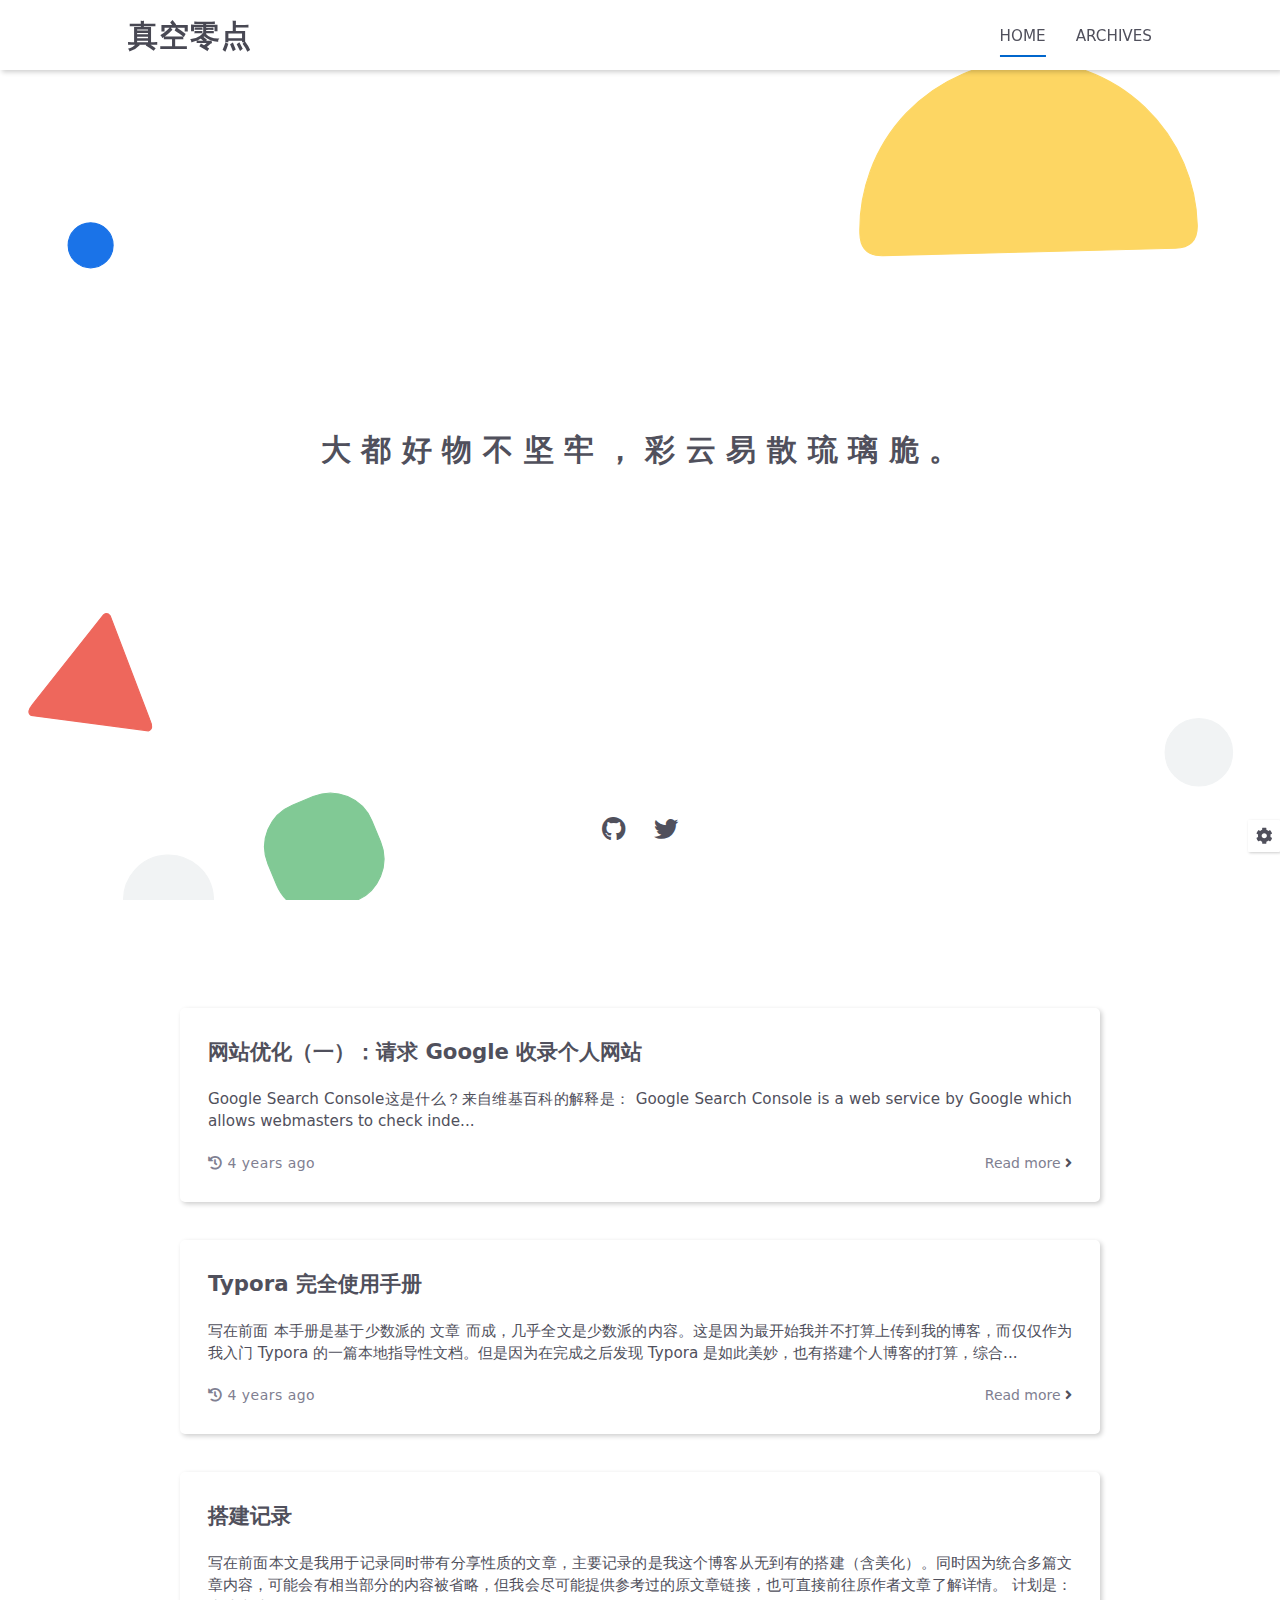
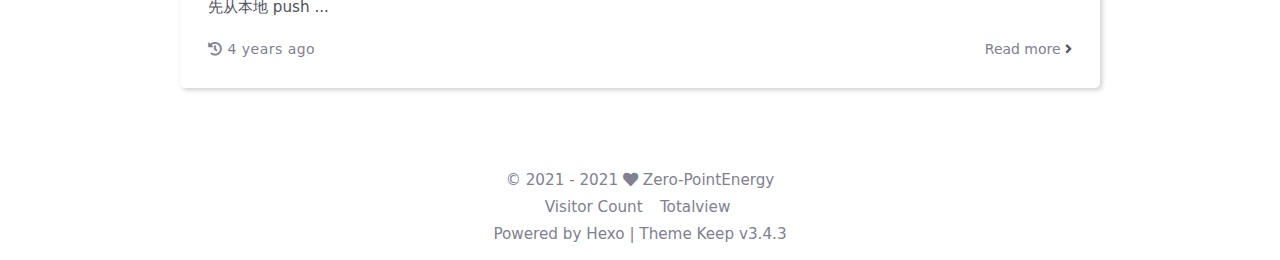
<file: index.html>
<!DOCTYPE html>
<html lang="en">
<head>
    <meta charset="utf-8">
    <meta name="viewport" content="width=device-width, initial-scale=1, maximum-scale=1">
    <meta name="keywords" content="Hexo Theme Keep">
    <meta name="description" content="个人博客，记录生活 / 学习杂事">
    <meta name="author" content="Zero-PointEnergy">
    
    <title>
        
        真空零点
    </title>
    
<link rel="stylesheet" href="/css/style.css">

    <link rel="shortcut icon" href="/images/logo.svg">
    
<link rel="stylesheet" href="/css/font-awesome.min.css">

    <script id="hexo-configurations">
    let KEEP = window.KEEP || {};
    KEEP.hexo_config = {"hostname":"zero-pointenergy.net","root":"/","language":"en","path":"search.xml"};
    KEEP.theme_config = {"toc":{"enable":true,"number":false,"expand_all":false,"init_open":false},"style":{"primary_color":"#0066CC","avatar":"/images/avatar.png","favicon":"/images/logo.svg","article_img_align":"left","left_side_width":"260px","content_max_width":"920px","hover":{"shadow":false,"scale":false},"first_screen":{"enable":true,"background_img":"/images/bg.svg","description":"大 都 好 物 不 坚 牢 ， 彩 云 易 散 琉 璃 脆 。"},"scroll":{"progress_bar":{"enable":true},"percent":{"enable":false}}},"local_search":{"enable":false,"preload":false},"code_copy":{"enable":true,"style":"mac"},"pjax":{"enable":true},"lazyload":{"enable":false},"version":"3.4.3"};
    KEEP.language_ago = {"second":"%s seconds ago","minute":"%s minutes ago","hour":"%s hours ago","day":"%s days ago","week":"%s weeks ago","month":"%s months ago","year":"%s years ago"};
  </script>
<meta name="generator" content="Hexo 5.4.0"><link rel="alternate" href="/atom.xml" title="真空零点" type="application/atom+xml">
</head>


<body>
<div class="progress-bar-container">
    
        <span class="scroll-progress-bar"></span>
    

    
        <span class="pjax-progress-bar"></span>
        <span class="pjax-progress-icon">
            <i class="fas fa-circle-notch fa-spin"></i>
        </span>
    
</div>


<main class="page-container">

    
        <div class="first-screen-container flex-center fade-in-down-animation">
    <div class="content flex-center">
        <div class="description">
            大 都 好 物 不 坚 牢 ， 彩 云 易 散 琉 璃 脆 。
        </div>
        
            <div class="s-icon-list">
                
                    
                        
                            <span class="s-icon-item github">
                                <a target="_blank" href="https://github.com/Zero-PointEnergy">
                                    <i class="fab fa-github"></i>
                                </a>
                            </span>
                        
                    
                
                    
                
                    
                
                    
                
                    
                
                    
                        
                            <span class="s-icon-item twitter">
                                <a target="_blank" href="https://twitter.com/PointenergyZero">
                                    <i class="fab fa-twitter"></i>
                                </a>
                            </span>
                        
                    
                
                    
                
                    
                
            </div>
        
    </div>
</div>

    

    <div class="page-main-content">

        <div class="page-main-content-top">
            <header class="header-wrapper">

    <div class="header-content has-first-screen">
        <div class="left">
            
            <a class="logo-title" href="/">
                真空零点
            </a>
        </div>

        <div class="right">
            <div class="pc">
                <ul class="menu-list">
                    
                        <li class="menu-item">
                            <a class="active"
                               href="/"
                            >
                                HOME
                            </a>
                        </li>
                    
                        <li class="menu-item">
                            <a class=""
                               href="/archives"
                            >
                                ARCHIVES
                            </a>
                        </li>
                    
                    
                </ul>
            </div>
            <div class="mobile">
                
                <div class="icon-item menu-bar">
                    <div class="menu-bar-middle"></div>
                </div>
            </div>
        </div>
    </div>

    <div class="header-drawer">
        <ul class="drawer-menu-list">
            
                <li class="drawer-menu-item flex-center">
                    <a class="active"
                       href="/">HOME</a>
                </li>
            
                <li class="drawer-menu-item flex-center">
                    <a class=""
                       href="/archives">ARCHIVES</a>
                </li>
            
        </ul>
    </div>

    <div class="window-mask"></div>

</header>


        </div>

        <div class="page-main-content-middle">

            <div class="main-content">

                
                    <div class="home-content-container fade-in-down-animation">
    <ul class="home-article-list">
        
            <li class="home-article-item">

                

                <h3 class="home-article-title">
                    <a href="/archives/45585/">
                        网站优化（一）：请求 Google 收录个人网站
                    </a>
                </h3>

                <div class="home-article-content markdown-body">
                    
                        Google Search Console这是什么？来自维基百科的解释是：

Google Search Console is a web service by Google which allows webmasters to check inde...
                    
                </div>

                <div class="home-article-meta-info-container">
    <div class="home-article-meta-info">
        <span><i class="fas fa-history"></i>&nbsp;<span class="home-article-date" data-date="Sat Dec 04 2021 16:42:54 GMT+0800">2021-12-04</span></span>
        
        
    </div>

    <a href="/archives/45585/">Read more&nbsp;<i class="fas fa-angle-right"></i></a>
</div>

            </li>
        
            <li class="home-article-item">

                

                <h3 class="home-article-title">
                    <a href="/archives/65090/">
                        Typora 完全使用手册
                    </a>
                </h3>

                <div class="home-article-content markdown-body">
                    
                        写在前面​    本手册是基于少数派的 文章  而成，几乎全文是少数派的内容。这是因为最开始我并不打算上传到我的博客，而仅仅作为我入门 Typora 的一篇本地指导性文档。但是因为在完成之后发现 Typora 是如此美妙，也有搭建个人博客的打算，综合...
                    
                </div>

                <div class="home-article-meta-info-container">
    <div class="home-article-meta-info">
        <span><i class="fas fa-history"></i>&nbsp;<span class="home-article-date" data-date="Fri Dec 03 2021 18:08:15 GMT+0800">2021-12-03</span></span>
        
        
    </div>

    <a href="/archives/65090/">Read more&nbsp;<i class="fas fa-angle-right"></i></a>
</div>

            </li>
        
            <li class="home-article-item">

                

                <h3 class="home-article-title">
                    <a href="/archives/60479/">
                        搭建记录
                    </a>
                </h3>

                <div class="home-article-content markdown-body">
                    
                        写在前面本文是我用于记录同时带有分享性质的文章，主要记录的是我这个博客从无到有的搭建（含美化）。同时因为统合多篇文章内容，可能会有相当部分的内容被省略，但我会尽可能提供参考过的原文章链接，也可直接前往原作者文章了解详情。
计划是：先从本地 push ...
                    
                </div>

                <div class="home-article-meta-info-container">
    <div class="home-article-meta-info">
        <span><i class="fas fa-history"></i>&nbsp;<span class="home-article-date" data-date="Thu Dec 02 2021 20:45:57 GMT+0800">2021-12-02</span></span>
        
        
    </div>

    <a href="/archives/60479/">Read more&nbsp;<i class="fas fa-angle-right"></i></a>
</div>

            </li>
        
    </ul>

    <div class="home-paginator">
        <div class="paginator">
    

    
</div>

    </div>
</div>


                
            </div>

        </div>

        <div class="page-main-content-bottom">
            <footer class="footer">
    <div class="info-container">
        <div class="copyright-info info-item">
            &copy;
            
              <span>2021</span>
              -
            
            2021&nbsp;<i class="fas fa-heart icon-animate"></i>&nbsp;<a href="/">Zero-PointEnergy</a>
        </div>
        
            <script async data-pjax src="//busuanzi.ibruce.info/busuanzi/2.3/busuanzi.pure.mini.js"></script>
            <div class="website-count info-item">
                
                    <span id="busuanzi_container_site_uv">
                        Visitor Count&nbsp;<span id="busuanzi_value_site_uv"></span>&ensp;
                    </span>
                
                
                    <span id="busuanzi_container_site_pv">
                        Totalview&nbsp;<span id="busuanzi_value_site_pv"></span>
                    </span>
                
            </div>
        
        <div class="theme-info info-item">
            Powered by <a target="_blank" href="https://hexo.io">Hexo</a>&nbsp;|&nbsp;Theme&nbsp;<a class="theme-version" target="_blank" href="https://github.com/XPoet/hexo-theme-keep">Keep v3.4.3</a>
        </div>
        
        
    </div>
</footer>

        </div>
    </div>

    

    <div class="right-bottom-side-tools">
        <div class="side-tools-container">
    <ul class="side-tools-list">
        <li class="tools-item tool-font-adjust-plus flex-center">
            <i class="fas fa-search-plus"></i>
        </li>

        <li class="tools-item tool-font-adjust-minus flex-center">
            <i class="fas fa-search-minus"></i>
        </li>

        <li class="tools-item tool-expand-width flex-center">
            <i class="fas fa-arrows-alt-h"></i>
        </li>

        <li class="tools-item tool-dark-light-toggle flex-center">
            <i class="fas fa-moon"></i>
        </li>

        <!-- rss -->
        

        
            <li class="tools-item tool-scroll-to-top flex-center">
                <i class="fas fa-arrow-up"></i>
            </li>
        

        <li class="tools-item tool-scroll-to-bottom flex-center">
            <i class="fas fa-arrow-down"></i>
        </li>
    </ul>

    <ul class="exposed-tools-list">
        <li class="tools-item tool-toggle-show flex-center">
            <i class="fas fa-cog fa-spin"></i>
        </li>
        
    </ul>
</div>

    </div>

    

    <div class="image-viewer-container">
    <img src="">
</div>


    

</main>





<script src="/js/utils.js"></script>

<script src="/js/main.js"></script>

<script src="/js/header-shrink.js"></script>

<script src="/js/back2top.js"></script>

<script src="/js/dark-light-toggle.js"></script>





    
<script src="/js/code-copy.js"></script>





<div class="post-scripts pjax">
    
</div>


    
<script src="/js/libs/pjax.min.js"></script>

<script>
    window.addEventListener('DOMContentLoaded', () => {
        window.pjax = new Pjax({
            selectors: [
                'head title',
                '.page-container',
                '.pjax'
            ],
            history: true,
            debug: false,
            cacheBust: false,
            timeout: 0,
            analytics: false,
            currentUrlFullReload: false,
            scrollRestoration: false,
            // scrollTo: true,
        });

        document.addEventListener('pjax:send', () => {
            KEEP.utils.pjaxProgressBarStart();
        });

        document.addEventListener('pjax:complete', () => {
            KEEP.utils.pjaxProgressBarEnd();
            window.pjax.executeScripts(document.querySelectorAll('script[data-pjax], .pjax script'));
            KEEP.refresh();
        });
    });
</script>



</body>
</html>
</file>
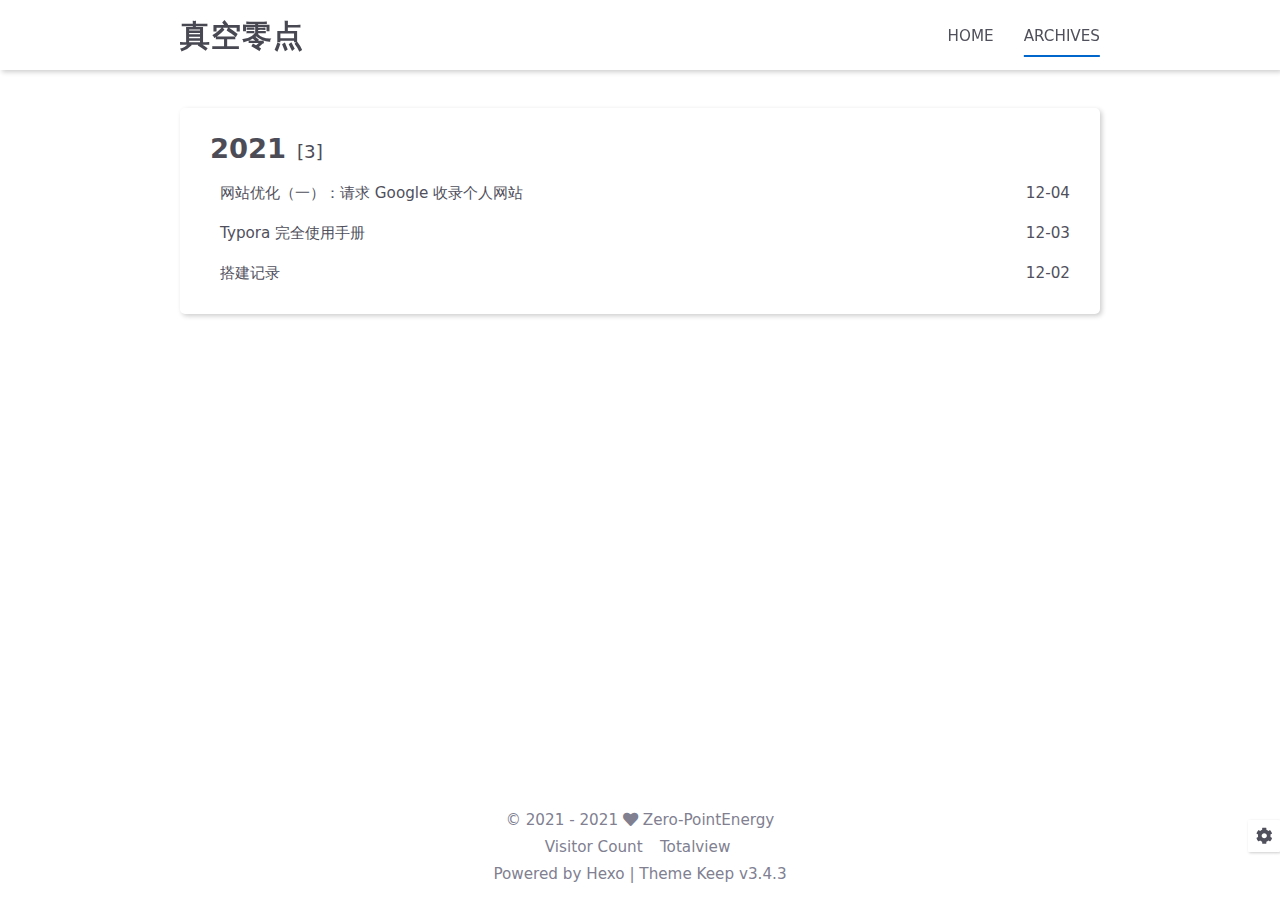
<file: archives/index.html>
<!DOCTYPE html>
<html lang="en">
<head>
    <meta charset="utf-8">
    <meta name="viewport" content="width=device-width, initial-scale=1, maximum-scale=1">
    <meta name="keywords" content="Hexo Theme Keep">
    <meta name="description" content="个人博客，记录生活 / 学习杂事">
    <meta name="author" content="Zero-PointEnergy">
    
    <title>
        
            Archive |
        
        真空零点
    </title>
    
<link rel="stylesheet" href="/css/style.css">

    <link rel="shortcut icon" href="/images/logo.svg">
    
<link rel="stylesheet" href="/css/font-awesome.min.css">

    <script id="hexo-configurations">
    let KEEP = window.KEEP || {};
    KEEP.hexo_config = {"hostname":"zero-pointenergy.net","root":"/","language":"en","path":"search.xml"};
    KEEP.theme_config = {"toc":{"enable":true,"number":false,"expand_all":false,"init_open":false},"style":{"primary_color":"#0066CC","avatar":"/images/avatar.png","favicon":"/images/logo.svg","article_img_align":"left","left_side_width":"260px","content_max_width":"920px","hover":{"shadow":false,"scale":false},"first_screen":{"enable":true,"background_img":"/images/bg.svg","description":"大 都 好 物 不 坚 牢 ， 彩 云 易 散 琉 璃 脆 。"},"scroll":{"progress_bar":{"enable":true},"percent":{"enable":false}}},"local_search":{"enable":false,"preload":false},"code_copy":{"enable":true,"style":"mac"},"pjax":{"enable":true},"lazyload":{"enable":false},"version":"3.4.3"};
    KEEP.language_ago = {"second":"%s seconds ago","minute":"%s minutes ago","hour":"%s hours ago","day":"%s days ago","week":"%s weeks ago","month":"%s months ago","year":"%s years ago"};
  </script>
<meta name="generator" content="Hexo 5.4.0"><link rel="alternate" href="/atom.xml" title="真空零点" type="application/atom+xml">
</head>


<body>
<div class="progress-bar-container">
    
        <span class="scroll-progress-bar"></span>
    

    
        <span class="pjax-progress-bar"></span>
        <span class="pjax-progress-icon">
            <i class="fas fa-circle-notch fa-spin"></i>
        </span>
    
</div>


<main class="page-container">

    

    <div class="page-main-content">

        <div class="page-main-content-top">
            <header class="header-wrapper">

    <div class="header-content">
        <div class="left">
            
            <a class="logo-title" href="/">
                真空零点
            </a>
        </div>

        <div class="right">
            <div class="pc">
                <ul class="menu-list">
                    
                        <li class="menu-item">
                            <a class=""
                               href="/"
                            >
                                HOME
                            </a>
                        </li>
                    
                        <li class="menu-item">
                            <a class="active"
                               href="/archives"
                            >
                                ARCHIVES
                            </a>
                        </li>
                    
                    
                </ul>
            </div>
            <div class="mobile">
                
                <div class="icon-item menu-bar">
                    <div class="menu-bar-middle"></div>
                </div>
            </div>
        </div>
    </div>

    <div class="header-drawer">
        <ul class="drawer-menu-list">
            
                <li class="drawer-menu-item flex-center">
                    <a class=""
                       href="/">HOME</a>
                </li>
            
                <li class="drawer-menu-item flex-center">
                    <a class="active"
                       href="/archives">ARCHIVES</a>
                </li>
            
        </ul>
    </div>

    <div class="window-mask"></div>

</header>


        </div>

        <div class="page-main-content-middle">

            <div class="main-content">

                
                    <div class="fade-in-down-animation">
    <div class="archive-container ">
        
<div class="archive-list-container">
    
        <section class="archive-item">
            <div class="archive-item-header">
                <span class="archive-year">2021</span>
                <span class="archive-year-post-count">[3]</span>
            </div>
            <ul class="article-list">
                
                    <li class="article-item">
                        <a class="article-title"
                           href="/archives/45585/"
                        >网站优化（一）：请求 Google 收录个人网站</a>
                        <span class="article-date">12-04</span>
                    </li>
                
                    <li class="article-item">
                        <a class="article-title"
                           href="/archives/65090/"
                        >Typora 完全使用手册</a>
                        <span class="article-date">12-03</span>
                    </li>
                
                    <li class="article-item">
                        <a class="article-title"
                           href="/archives/60479/"
                        >搭建记录</a>
                        <span class="article-date">12-02</span>
                    </li>
                
            </ul>
        </section>
    
</div>

    </div>
</div>

                
            </div>

        </div>

        <div class="page-main-content-bottom">
            <footer class="footer">
    <div class="info-container">
        <div class="copyright-info info-item">
            &copy;
            
              <span>2021</span>
              -
            
            2021&nbsp;<i class="fas fa-heart icon-animate"></i>&nbsp;<a href="/">Zero-PointEnergy</a>
        </div>
        
            <script async data-pjax src="//busuanzi.ibruce.info/busuanzi/2.3/busuanzi.pure.mini.js"></script>
            <div class="website-count info-item">
                
                    <span id="busuanzi_container_site_uv">
                        Visitor Count&nbsp;<span id="busuanzi_value_site_uv"></span>&ensp;
                    </span>
                
                
                    <span id="busuanzi_container_site_pv">
                        Totalview&nbsp;<span id="busuanzi_value_site_pv"></span>
                    </span>
                
            </div>
        
        <div class="theme-info info-item">
            Powered by <a target="_blank" href="https://hexo.io">Hexo</a>&nbsp;|&nbsp;Theme&nbsp;<a class="theme-version" target="_blank" href="https://github.com/XPoet/hexo-theme-keep">Keep v3.4.3</a>
        </div>
        
        
    </div>
</footer>

        </div>
    </div>

    

    <div class="right-bottom-side-tools">
        <div class="side-tools-container">
    <ul class="side-tools-list">
        <li class="tools-item tool-font-adjust-plus flex-center">
            <i class="fas fa-search-plus"></i>
        </li>

        <li class="tools-item tool-font-adjust-minus flex-center">
            <i class="fas fa-search-minus"></i>
        </li>

        <li class="tools-item tool-expand-width flex-center">
            <i class="fas fa-arrows-alt-h"></i>
        </li>

        <li class="tools-item tool-dark-light-toggle flex-center">
            <i class="fas fa-moon"></i>
        </li>

        <!-- rss -->
        

        
            <li class="tools-item tool-scroll-to-top flex-center">
                <i class="fas fa-arrow-up"></i>
            </li>
        

        <li class="tools-item tool-scroll-to-bottom flex-center">
            <i class="fas fa-arrow-down"></i>
        </li>
    </ul>

    <ul class="exposed-tools-list">
        <li class="tools-item tool-toggle-show flex-center">
            <i class="fas fa-cog fa-spin"></i>
        </li>
        
    </ul>
</div>

    </div>

    

    <div class="image-viewer-container">
    <img src="">
</div>


    

</main>




<script src="/js/utils.js"></script>

<script src="/js/main.js"></script>

<script src="/js/header-shrink.js"></script>

<script src="/js/back2top.js"></script>

<script src="/js/dark-light-toggle.js"></script>





    
<script src="/js/code-copy.js"></script>





<div class="post-scripts pjax">
    
</div>


    
<script src="/js/libs/pjax.min.js"></script>

<script>
    window.addEventListener('DOMContentLoaded', () => {
        window.pjax = new Pjax({
            selectors: [
                'head title',
                '.page-container',
                '.pjax'
            ],
            history: true,
            debug: false,
            cacheBust: false,
            timeout: 0,
            analytics: false,
            currentUrlFullReload: false,
            scrollRestoration: false,
            // scrollTo: true,
        });

        document.addEventListener('pjax:send', () => {
            KEEP.utils.pjaxProgressBarStart();
        });

        document.addEventListener('pjax:complete', () => {
            KEEP.utils.pjaxProgressBarEnd();
            window.pjax.executeScripts(document.querySelectorAll('script[data-pjax], .pjax script'));
            KEEP.refresh();
        });
    });
</script>



</body>
</html>
</file>
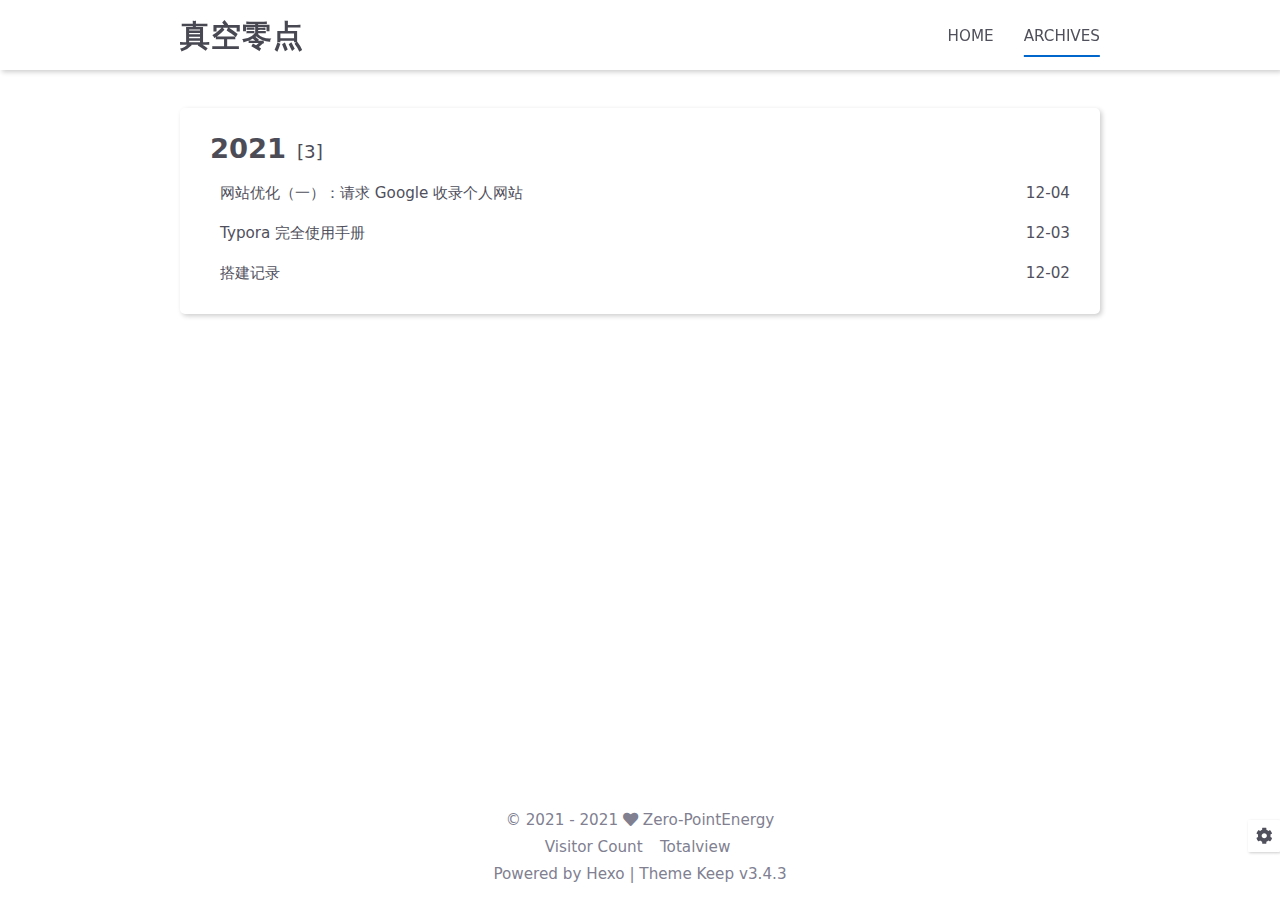
<file: archives/2021/index.html>
<!DOCTYPE html>
<html lang="en">
<head>
    <meta charset="utf-8">
    <meta name="viewport" content="width=device-width, initial-scale=1, maximum-scale=1">
    <meta name="keywords" content="Hexo Theme Keep">
    <meta name="description" content="个人博客，记录生活 / 学习杂事">
    <meta name="author" content="Zero-PointEnergy">
    
    <title>
        
            Archive: 2021 |
        
        真空零点
    </title>
    
<link rel="stylesheet" href="/css/style.css">

    <link rel="shortcut icon" href="/images/logo.svg">
    
<link rel="stylesheet" href="/css/font-awesome.min.css">

    <script id="hexo-configurations">
    let KEEP = window.KEEP || {};
    KEEP.hexo_config = {"hostname":"zero-pointenergy.net","root":"/","language":"en","path":"search.xml"};
    KEEP.theme_config = {"toc":{"enable":true,"number":false,"expand_all":false,"init_open":false},"style":{"primary_color":"#0066CC","avatar":"/images/avatar.png","favicon":"/images/logo.svg","article_img_align":"left","left_side_width":"260px","content_max_width":"920px","hover":{"shadow":false,"scale":false},"first_screen":{"enable":true,"background_img":"/images/bg.svg","description":"大 都 好 物 不 坚 牢 ， 彩 云 易 散 琉 璃 脆 。"},"scroll":{"progress_bar":{"enable":true},"percent":{"enable":false}}},"local_search":{"enable":false,"preload":false},"code_copy":{"enable":true,"style":"mac"},"pjax":{"enable":true},"lazyload":{"enable":false},"version":"3.4.3"};
    KEEP.language_ago = {"second":"%s seconds ago","minute":"%s minutes ago","hour":"%s hours ago","day":"%s days ago","week":"%s weeks ago","month":"%s months ago","year":"%s years ago"};
  </script>
<meta name="generator" content="Hexo 5.4.0"><link rel="alternate" href="/atom.xml" title="真空零点" type="application/atom+xml">
</head>


<body>
<div class="progress-bar-container">
    
        <span class="scroll-progress-bar"></span>
    

    
        <span class="pjax-progress-bar"></span>
        <span class="pjax-progress-icon">
            <i class="fas fa-circle-notch fa-spin"></i>
        </span>
    
</div>


<main class="page-container">

    

    <div class="page-main-content">

        <div class="page-main-content-top">
            <header class="header-wrapper">

    <div class="header-content">
        <div class="left">
            
            <a class="logo-title" href="/">
                真空零点
            </a>
        </div>

        <div class="right">
            <div class="pc">
                <ul class="menu-list">
                    
                        <li class="menu-item">
                            <a class=""
                               href="/"
                            >
                                HOME
                            </a>
                        </li>
                    
                        <li class="menu-item">
                            <a class="active"
                               href="/archives"
                            >
                                ARCHIVES
                            </a>
                        </li>
                    
                    
                </ul>
            </div>
            <div class="mobile">
                
                <div class="icon-item menu-bar">
                    <div class="menu-bar-middle"></div>
                </div>
            </div>
        </div>
    </div>

    <div class="header-drawer">
        <ul class="drawer-menu-list">
            
                <li class="drawer-menu-item flex-center">
                    <a class=""
                       href="/">HOME</a>
                </li>
            
                <li class="drawer-menu-item flex-center">
                    <a class="active"
                       href="/archives">ARCHIVES</a>
                </li>
            
        </ul>
    </div>

    <div class="window-mask"></div>

</header>


        </div>

        <div class="page-main-content-middle">

            <div class="main-content">

                
                    <div class="fade-in-down-animation">
    <div class="archive-container ">
        
<div class="archive-list-container">
    
        <section class="archive-item">
            <div class="archive-item-header">
                <span class="archive-year">2021</span>
                <span class="archive-year-post-count">[3]</span>
            </div>
            <ul class="article-list">
                
                    <li class="article-item">
                        <a class="article-title"
                           href="/archives/45585/"
                        >网站优化（一）：请求 Google 收录个人网站</a>
                        <span class="article-date">12-04</span>
                    </li>
                
                    <li class="article-item">
                        <a class="article-title"
                           href="/archives/65090/"
                        >Typora 完全使用手册</a>
                        <span class="article-date">12-03</span>
                    </li>
                
                    <li class="article-item">
                        <a class="article-title"
                           href="/archives/60479/"
                        >搭建记录</a>
                        <span class="article-date">12-02</span>
                    </li>
                
            </ul>
        </section>
    
</div>

    </div>
</div>

                
            </div>

        </div>

        <div class="page-main-content-bottom">
            <footer class="footer">
    <div class="info-container">
        <div class="copyright-info info-item">
            &copy;
            
              <span>2021</span>
              -
            
            2021&nbsp;<i class="fas fa-heart icon-animate"></i>&nbsp;<a href="/">Zero-PointEnergy</a>
        </div>
        
            <script async data-pjax src="//busuanzi.ibruce.info/busuanzi/2.3/busuanzi.pure.mini.js"></script>
            <div class="website-count info-item">
                
                    <span id="busuanzi_container_site_uv">
                        Visitor Count&nbsp;<span id="busuanzi_value_site_uv"></span>&ensp;
                    </span>
                
                
                    <span id="busuanzi_container_site_pv">
                        Totalview&nbsp;<span id="busuanzi_value_site_pv"></span>
                    </span>
                
            </div>
        
        <div class="theme-info info-item">
            Powered by <a target="_blank" href="https://hexo.io">Hexo</a>&nbsp;|&nbsp;Theme&nbsp;<a class="theme-version" target="_blank" href="https://github.com/XPoet/hexo-theme-keep">Keep v3.4.3</a>
        </div>
        
        
    </div>
</footer>

        </div>
    </div>

    

    <div class="right-bottom-side-tools">
        <div class="side-tools-container">
    <ul class="side-tools-list">
        <li class="tools-item tool-font-adjust-plus flex-center">
            <i class="fas fa-search-plus"></i>
        </li>

        <li class="tools-item tool-font-adjust-minus flex-center">
            <i class="fas fa-search-minus"></i>
        </li>

        <li class="tools-item tool-expand-width flex-center">
            <i class="fas fa-arrows-alt-h"></i>
        </li>

        <li class="tools-item tool-dark-light-toggle flex-center">
            <i class="fas fa-moon"></i>
        </li>

        <!-- rss -->
        

        
            <li class="tools-item tool-scroll-to-top flex-center">
                <i class="fas fa-arrow-up"></i>
            </li>
        

        <li class="tools-item tool-scroll-to-bottom flex-center">
            <i class="fas fa-arrow-down"></i>
        </li>
    </ul>

    <ul class="exposed-tools-list">
        <li class="tools-item tool-toggle-show flex-center">
            <i class="fas fa-cog fa-spin"></i>
        </li>
        
    </ul>
</div>

    </div>

    

    <div class="image-viewer-container">
    <img src="">
</div>


    

</main>




<script src="/js/utils.js"></script>

<script src="/js/main.js"></script>

<script src="/js/header-shrink.js"></script>

<script src="/js/back2top.js"></script>

<script src="/js/dark-light-toggle.js"></script>





    
<script src="/js/code-copy.js"></script>





<div class="post-scripts pjax">
    
</div>


    
<script src="/js/libs/pjax.min.js"></script>

<script>
    window.addEventListener('DOMContentLoaded', () => {
        window.pjax = new Pjax({
            selectors: [
                'head title',
                '.page-container',
                '.pjax'
            ],
            history: true,
            debug: false,
            cacheBust: false,
            timeout: 0,
            analytics: false,
            currentUrlFullReload: false,
            scrollRestoration: false,
            // scrollTo: true,
        });

        document.addEventListener('pjax:send', () => {
            KEEP.utils.pjaxProgressBarStart();
        });

        document.addEventListener('pjax:complete', () => {
            KEEP.utils.pjaxProgressBarEnd();
            window.pjax.executeScripts(document.querySelectorAll('script[data-pjax], .pjax script'));
            KEEP.refresh();
        });
    });
</script>



</body>
</html>
</file>
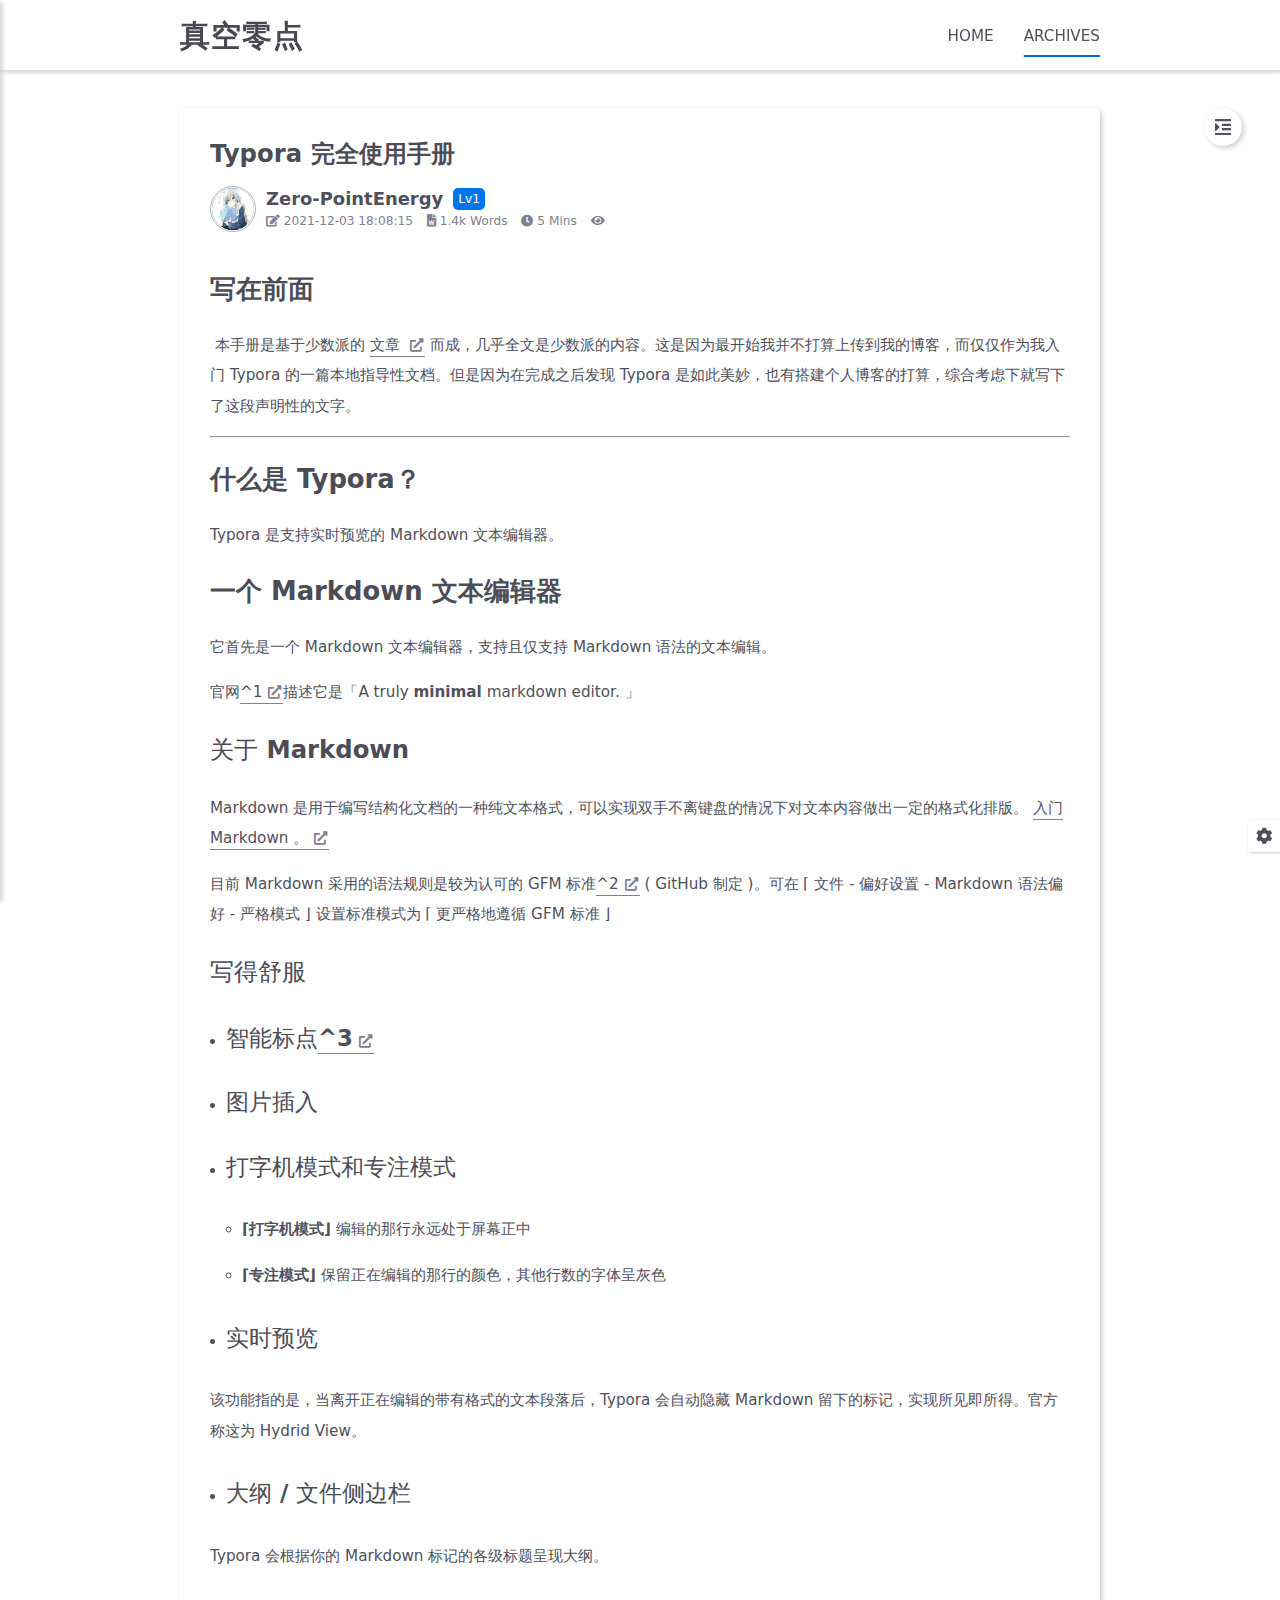
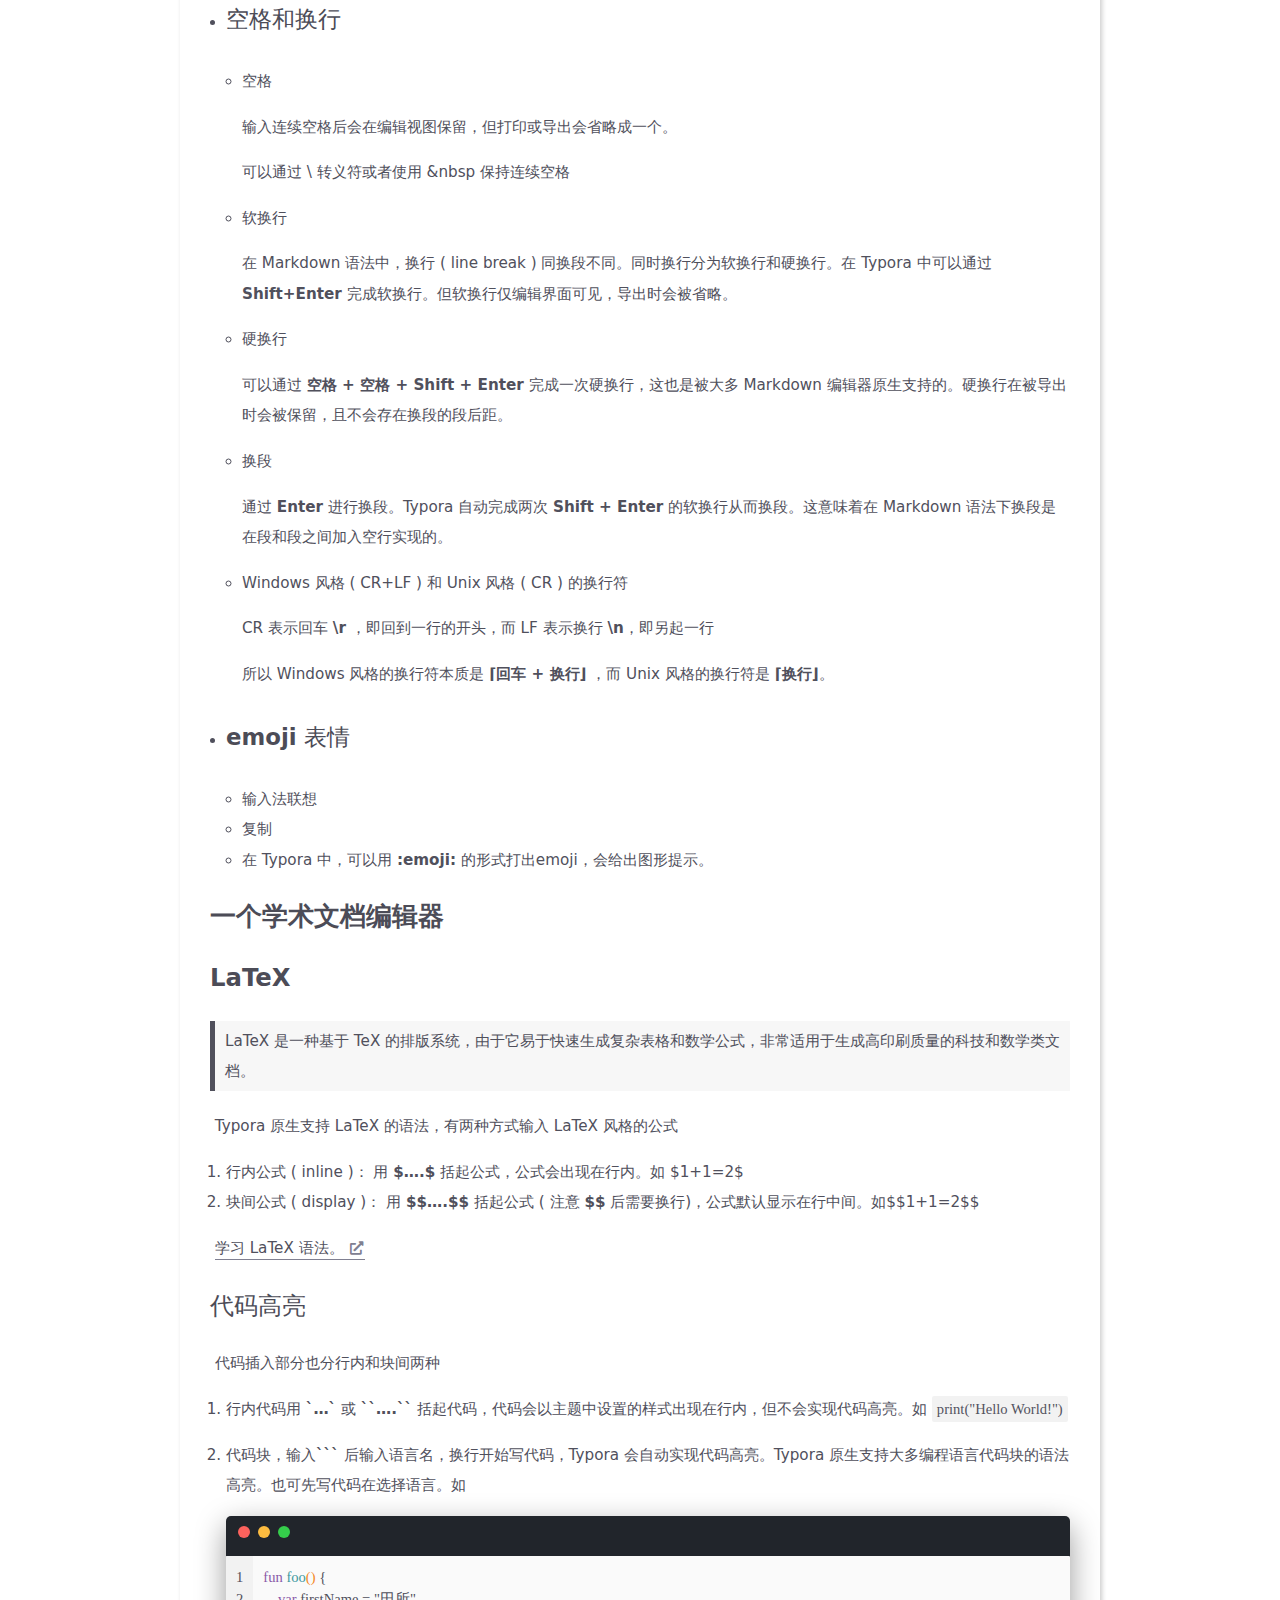
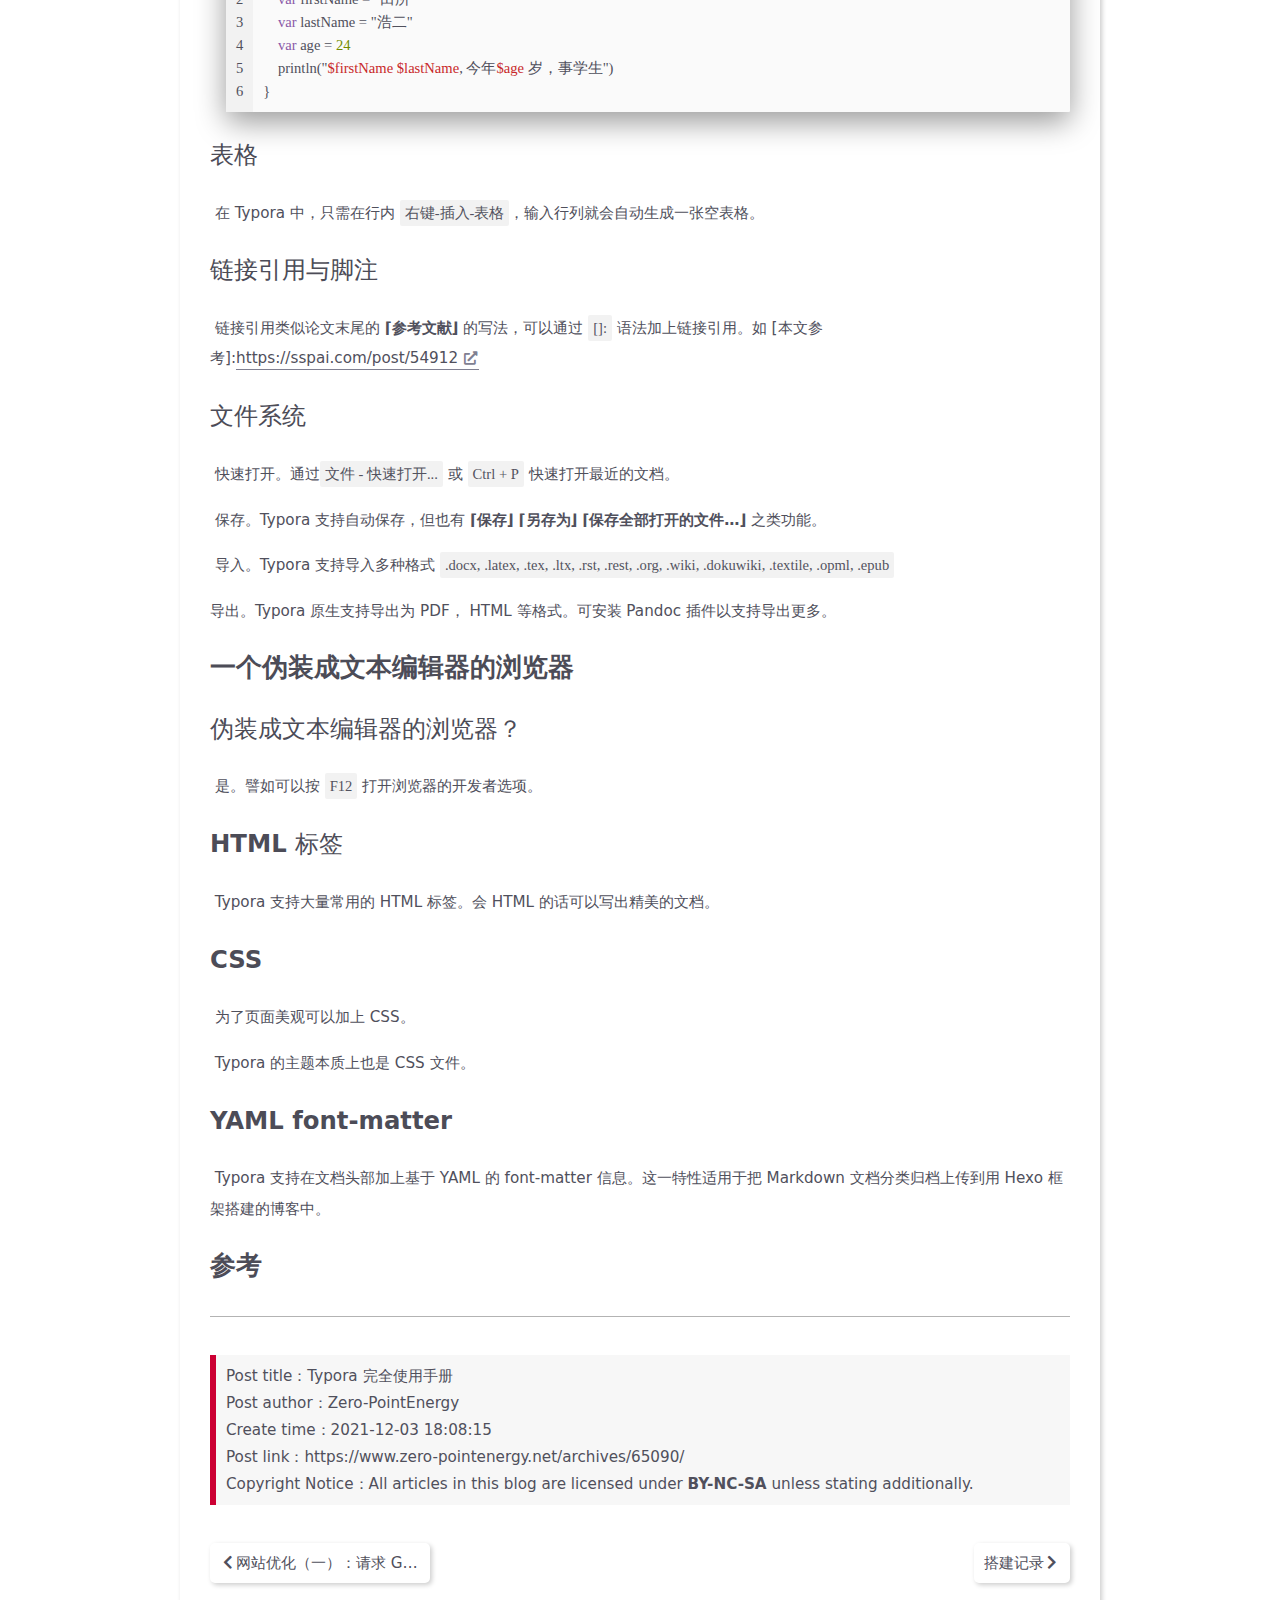
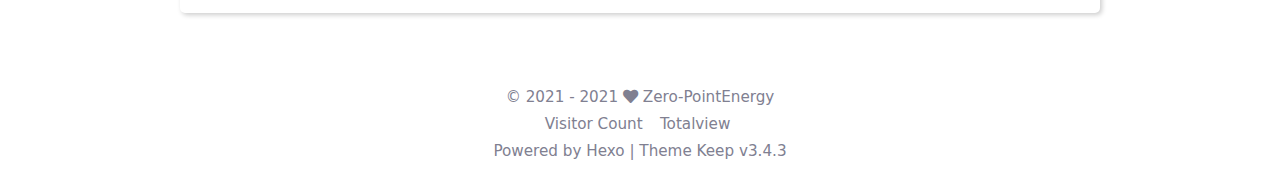
<file: archives/65090/index.html>
<!DOCTYPE html>
<html lang="en">
<head>
    <meta charset="utf-8">
    <meta name="viewport" content="width=device-width, initial-scale=1, maximum-scale=1">
    <meta name="keywords" content="Hexo Theme Keep">
    <meta name="description" content="个人博客，记录生活 / 学习杂事">
    <meta name="author" content="Zero-PointEnergy">
    
    <title>
        
            Typora 完全使用手册 |
        
        真空零点
    </title>
    
<link rel="stylesheet" href="/css/style.css">

    <link rel="shortcut icon" href="/images/logo.svg">
    
<link rel="stylesheet" href="/css/font-awesome.min.css">

    <script id="hexo-configurations">
    let KEEP = window.KEEP || {};
    KEEP.hexo_config = {"hostname":"zero-pointenergy.net","root":"/","language":"en","path":"search.xml"};
    KEEP.theme_config = {"toc":{"enable":true,"number":false,"expand_all":false,"init_open":false},"style":{"primary_color":"#0066CC","avatar":"/images/avatar.png","favicon":"/images/logo.svg","article_img_align":"left","left_side_width":"260px","content_max_width":"920px","hover":{"shadow":false,"scale":false},"first_screen":{"enable":true,"background_img":"/images/bg.svg","description":"大 都 好 物 不 坚 牢 ， 彩 云 易 散 琉 璃 脆 。"},"scroll":{"progress_bar":{"enable":true},"percent":{"enable":false}}},"local_search":{"enable":false,"preload":false},"code_copy":{"enable":true,"style":"mac"},"pjax":{"enable":true},"lazyload":{"enable":false},"version":"3.4.3"};
    KEEP.language_ago = {"second":"%s seconds ago","minute":"%s minutes ago","hour":"%s hours ago","day":"%s days ago","week":"%s weeks ago","month":"%s months ago","year":"%s years ago"};
  </script>
<meta name="generator" content="Hexo 5.4.0"><link rel="alternate" href="/atom.xml" title="真空零点" type="application/atom+xml">
</head>


<body>
<div class="progress-bar-container">
    
        <span class="scroll-progress-bar"></span>
    

    
        <span class="pjax-progress-bar"></span>
        <span class="pjax-progress-icon">
            <i class="fas fa-circle-notch fa-spin"></i>
        </span>
    
</div>


<main class="page-container">

    

    <div class="page-main-content">

        <div class="page-main-content-top">
            <header class="header-wrapper">

    <div class="header-content">
        <div class="left">
            
            <a class="logo-title" href="/">
                真空零点
            </a>
        </div>

        <div class="right">
            <div class="pc">
                <ul class="menu-list">
                    
                        <li class="menu-item">
                            <a class=""
                               href="/"
                            >
                                HOME
                            </a>
                        </li>
                    
                        <li class="menu-item">
                            <a class="active"
                               href="/archives"
                            >
                                ARCHIVES
                            </a>
                        </li>
                    
                    
                </ul>
            </div>
            <div class="mobile">
                
                <div class="icon-item menu-bar">
                    <div class="menu-bar-middle"></div>
                </div>
            </div>
        </div>
    </div>

    <div class="header-drawer">
        <ul class="drawer-menu-list">
            
                <li class="drawer-menu-item flex-center">
                    <a class=""
                       href="/">HOME</a>
                </li>
            
                <li class="drawer-menu-item flex-center">
                    <a class="active"
                       href="/archives">ARCHIVES</a>
                </li>
            
        </ul>
    </div>

    <div class="window-mask"></div>

</header>


        </div>

        <div class="page-main-content-middle">

            <div class="main-content">

                
                    <div class="fade-in-down-animation">
    <div class="article-content-container">

        <div class="article-title">
            <span class="title-hover-animation">Typora 完全使用手册</span>
        </div>

        
            <div class="article-header">
                <div class="avatar">
                    <img src="/images/avatar.png">
                </div>
                <div class="info">
                    <div class="author">
                        <span class="name">Zero-PointEnergy</span>
                        
                            <span class="author-label">Lv1</span>
                        
                    </div>
                    <div class="meta-info">
                        <div class="article-meta-info">
    <span class="article-date article-meta-item">
        <i class="fas fa-edit"></i>&nbsp;2021-12-03 18:08:15
    </span>
    
    

    
    
        <span class="article-wordcount article-meta-item">
            <i class="fas fa-file-word"></i>&nbsp;<span>1.4k Words</span>
        </span>
    
    
        <span class="article-min2read article-meta-item">
            <i class="fas fa-clock"></i>&nbsp;<span>5 Mins</span>
        </span>
    
    
        <span class="article-pv article-meta-item">
            <i class="fas fa-eye"></i>&nbsp;<span id="busuanzi_value_page_pv"></span>
        </span>
    
</div>

                    </div>
                </div>
            </div>
        

        <div class="article-content markdown-body">
            <h2 id="写在前面"><a href="#写在前面" class="headerlink" title="写在前面"></a>写在前面</h2><p>​    本手册是基于少数派的 <a class="link"   target="_blank" rel="noopener" href="https://sspai.com/post/54912"  title="Typora 完全使用详解">文章 <i class="fas fa-external-link-alt"></i></a> 而成，几乎全文是少数派的内容。这是因为最开始我并不打算上传到我的博客，而仅仅作为我入门 Typora 的一篇本地指导性文档。但是因为在完成之后发现 Typora 是如此美妙，也有搭建个人博客的打算，综合考虑下就写下了这段声明性的文字。</p>
<hr>

<h2 id="什么是-Typora？"><a href="#什么是-Typora？" class="headerlink" title="什么是 Typora？"></a>什么是 Typora？</h2><p>Typora 是支持实时预览的 Markdown 文本编辑器。</p>
<h2 id="一个-Markdown-文本编辑器"><a href="#一个-Markdown-文本编辑器" class="headerlink" title="一个 Markdown 文本编辑器"></a>一个 Markdown 文本编辑器</h2><p>它首先是一个 Markdown 文本编辑器，支持且仅支持 Markdown 语法的文本编辑。</p>
<p>官网<a class="link"   target="_blank" rel="noopener" href="https://typora.io/" >^1<i class="fas fa-external-link-alt"></i></a>描述它是「A truly <strong>minimal</strong> markdown editor. 」</p>
<h3 id="关于-Markdown"><a href="#关于-Markdown" class="headerlink" title="关于 Markdown"></a>关于 Markdown</h3><p>Markdown 是用于编写结构化文档的一种纯文本格式，可以实现双手不离键盘的情况下对文本内容做出一定的格式化排版。 <a class="link"   target="_blank" rel="noopener" href="https://sspai.com/post/36610"  title="快速入门 Markdown">入门 Markdown 。<i class="fas fa-external-link-alt"></i></a></p>
<p>目前 Markdown 采用的语法规则是较为认可的 GFM 标准<a class="link"   target="_blank" rel="noopener" href="https://github.github.com/gfm/" >^2<i class="fas fa-external-link-alt"></i></a> ( GitHub 制定 )。可在 ⌈ 文件 - 偏好设置 - Markdown 语法偏好 - 严格模式 ⌋ 设置标准模式为 ⌈ 更严格地遵循 GFM 标准 ⌋</p>
<h3 id="写得舒服"><a href="#写得舒服" class="headerlink" title="写得舒服"></a>写得舒服</h3><ul>
<li><h4 id="智能标点-3"><a href="#智能标点-3" class="headerlink" title="智能标点^3"></a>智能标点<a class="link"   target="_blank" rel="noopener" href="http://support.typora.io/SmartyPants/" >^3<i class="fas fa-external-link-alt"></i></a></h4></li>
<li><h4 id="图片插入"><a href="#图片插入" class="headerlink" title="图片插入"></a>图片插入</h4></li>
<li><h4 id="打字机模式和专注模式"><a href="#打字机模式和专注模式" class="headerlink" title="打字机模式和专注模式"></a>打字机模式和专注模式</h4><ul>
<li><p><strong>⌈打字机模式⌋</strong> 编辑的那行永远处于屏幕正中</p>
</li>
<li><p><strong>⌈专注模式⌋</strong> 保留正在编辑的那行的颜色，其他行数的字体呈灰色</p>
</li>
</ul>
</li>
<li><h4 id="实时预览"><a href="#实时预览" class="headerlink" title="实时预览"></a>实时预览</h4></li>
</ul>
<p>该功能指的是，当离开正在编辑的带有格式的文本段落后，Typora 会自动隐藏 Markdown 留下的标记，实现所见即所得。官方称这为 Hydrid View。</p>
<ul>
<li><h4 id="大纲-文件侧边栏"><a href="#大纲-文件侧边栏" class="headerlink" title="大纲 / 文件侧边栏"></a>大纲 / 文件侧边栏</h4></li>
</ul>
<p>Typora 会根据你的 Markdown 标记的各级标题呈现大纲。</p>
<ul>
<li><h4 id="空格和换行"><a href="#空格和换行" class="headerlink" title="空格和换行"></a>空格和换行</h4><ul>
<li><p>空格</p>
<p>输入连续空格后会在编辑视图保留，但打印或导出会省略成一个。</p>
<p>可以通过 \ 转义符或者使用 &amp;nbsp 保持连续空格</p>
</li>
<li><p>软换行</p>
<p>在 Markdown 语法中，换行 ( line break ) 同换段不同。同时换行分为软换行和硬换行。在 Typora 中可以通过 <strong>Shift+Enter</strong> 完成软换行。但软换行仅编辑界面可见，导出时会被省略。</p>
</li>
<li><p>硬换行</p>
<p>可以通过 <strong>空格 + 空格 + Shift + Enter</strong> 完成一次硬换行，这也是被大多 Markdown 编辑器原生支持的。硬换行在被导出时会被保留，且不会存在换段的段后距。</p>
</li>
<li><p>换段</p>
<p>通过 <strong>Enter</strong> 进行换段。Typora 自动完成两次 <strong>Shift + Enter</strong> 的软换行从而换段。这意味着在 Markdown 语法下换段是在段和段之间加入空行实现的。</p>
</li>
<li><p>Windows 风格 ( CR+LF ) 和 Unix 风格 ( CR ) 的换行符</p>
<p>CR 表示回车 <strong>\r</strong> ，即回到一行的开头，而 LF 表示换行 <strong>\n</strong>，即另起一行</p>
<p>所以 Windows 风格的换行符本质是 <strong>⌈回车 + 换行⌋</strong> ，而 Unix 风格的换行符是 <strong>⌈换行⌋</strong>。</p>
</li>
</ul>
</li>
<li><h4 id="emoji-表情"><a href="#emoji-表情" class="headerlink" title="emoji 表情"></a>emoji 表情</h4><ul>
<li>输入法联想</li>
<li>复制</li>
<li>在 Typora 中，可以用 <strong>:emoji:</strong> 的形式打出emoji，会给出图形提示。</li>
</ul>
</li>
</ul>
<h2 id="一个学术文档编辑器"><a href="#一个学术文档编辑器" class="headerlink" title="一个学术文档编辑器"></a>一个学术文档编辑器</h2><h3 id="LaTeX"><a href="#LaTeX" class="headerlink" title="LaTeX"></a>LaTeX</h3><blockquote>
<p>LaTeX 是一种基于 TeX 的排版系统，由于它易于快速生成复杂表格和数学公式，非常适用于生成高印刷质量的科技和数学类文档。</p>
</blockquote>
<p>​    Typora 原生支持 LaTeX 的语法，有两种方式输入 LaTeX 风格的公式</p>
<ol>
<li>行内公式 ( inline )： 用 <strong>$….$</strong> 括起公式，公式会出现在行内。如 $1+1=2$</li>
<li>块间公式 ( display )： 用 <strong>$$….$$</strong> 括起公式 ( 注意 <strong>$$</strong> 后需要换行)，公式默认显示在行中间。如$$1+1=2$$</li>
</ol>
<p>​    <a class="link"   target="_blank" rel="noopener" href="https://blog.csdn.net/happyday_d/article/details/83715440" >学习 LaTeX 语法。<i class="fas fa-external-link-alt"></i></a></p>
<h3 id="代码高亮"><a href="#代码高亮" class="headerlink" title="代码高亮"></a>代码高亮</h3><p>​    代码插入部分也分行内和块间两种</p>
<ol>
<li><p>行内代码用 <strong>`…`</strong> 或 <strong>``….``</strong> 括起代码，代码会以主题中设置的样式出现在行内，但不会实现代码高亮。如 <code>print(&quot;Hello World!&quot;)</code></p>
</li>
<li><p>代码块，输入<strong>```</strong> 后输入语言名，换行开始写代码，Typora 会自动实现代码高亮。Typora 原生支持大多编程语言代码块的语法高亮。也可先写代码在选择语言。如</p>
<figure class="highlight kotlin"><table><tr><td class="gutter"><pre><span class="line">1</span><br><span class="line">2</span><br><span class="line">3</span><br><span class="line">4</span><br><span class="line">5</span><br><span class="line">6</span><br></pre></td><td class="code"><pre><span class="line"><span class="function"><span class="keyword">fun</span> <span class="title">foo</span><span class="params">()</span></span> &#123;</span><br><span class="line">    <span class="keyword">var</span> firstName = <span class="string">&quot;田所&quot;</span></span><br><span class="line">    <span class="keyword">var</span> lastName = <span class="string">&quot;浩二&quot;</span></span><br><span class="line">    <span class="keyword">var</span> age = <span class="number">24</span></span><br><span class="line">    println(<span class="string">&quot;<span class="variable">$firstName</span> <span class="variable">$lastName</span>, 今年<span class="variable">$age</span> 岁，事学生&quot;</span>)</span><br><span class="line">&#125;</span><br></pre></td></tr></table></figure></li>
</ol>
<h3 id="表格"><a href="#表格" class="headerlink" title="表格"></a>表格</h3><p>​    在 Typora 中，只需在行内 <code>右键-插入-表格</code>，输入行列就会自动生成一张空表格。</p>
<h3 id="链接引用与脚注"><a href="#链接引用与脚注" class="headerlink" title="链接引用与脚注"></a>链接引用与脚注</h3><p>​    链接引用类似论文末尾的 <strong>⌈参考文献⌋</strong> 的写法，可以通过 <code>[]:</code> 语法加上链接引用。如 [本文参考]:<a class="link"   target="_blank" rel="noopener" href="https://sspai.com/post/54912" >https://sspai.com/post/54912<i class="fas fa-external-link-alt"></i></a></p>
<h3 id="文件系统"><a href="#文件系统" class="headerlink" title="文件系统"></a>文件系统</h3><p>​    快速打开。通过<code>文件 - 快速打开...</code> 或 <code>Ctrl + P</code> 快速打开最近的文档。</p>
<p>​    保存。Typora 支持自动保存，但也有 <strong>⌈保存⌋</strong> <strong>⌈另存为⌋</strong> <strong>⌈保存全部打开的文件…⌋</strong> 之类功能。</p>
<p>​    导入。Typora 支持导入多种格式 <code>.docx, .latex, .tex, .ltx, .rst, .rest, .org, .wiki, .dokuwiki, .textile, .opml, .epub</code></p>
<p>导出。Typora 原生支持导出为 PDF， HTML 等格式。可安装 Pandoc 插件以支持导出更多。</p>
<h2 id="一个伪装成文本编辑器的浏览器"><a href="#一个伪装成文本编辑器的浏览器" class="headerlink" title="一个伪装成文本编辑器的浏览器"></a>一个伪装成文本编辑器的浏览器</h2><h3 id="伪装成文本编辑器的浏览器？"><a href="#伪装成文本编辑器的浏览器？" class="headerlink" title="伪装成文本编辑器的浏览器？"></a>伪装成文本编辑器的浏览器？</h3><p>​    是。譬如可以按 <code>F12</code> 打开浏览器的开发者选项。</p>
<h3 id="HTML-标签"><a href="#HTML-标签" class="headerlink" title="HTML 标签"></a>HTML 标签</h3><p>​    Typora 支持大量常用的 HTML 标签。会 HTML 的话可以写出精美的文档。</p>
<h3 id="CSS"><a href="#CSS" class="headerlink" title="CSS"></a>CSS</h3><p>​    为了页面美观可以加上 CSS。</p>
<p>​    Typora 的主题本质上也是 CSS 文件。</p>
<h3 id="YAML-font-matter"><a href="#YAML-font-matter" class="headerlink" title="YAML font-matter"></a>YAML font-matter</h3><p>​    Typora 支持在文档头部加上基于 YAML 的 font-matter 信息。这一特性适用于把 Markdown 文档分类归档上传到用 Hexo 框架搭建的博客中。</p>
<h2 id="参考"><a href="#参考" class="headerlink" title="参考"></a>参考</h2>
        </div>

        
            <div class="post-copyright-info">
                <div class="article-copyright-info-container">
    <ul>
        <li>Post title：Typora 完全使用手册</li>
        <li>Post author：Zero-PointEnergy</li>
        <li>Create time：2021-12-03 18:08:15</li>
        <li>
            Post link：https://www.zero-pointenergy.net/archives/65090/
        </li>
        <li>
            Copyright Notice：All articles in this blog are licensed under <a class="license" target="_blank" rel="noopener" href="https://creativecommons.org/licenses/by-nc-sa/4.0/deed.zh">BY-NC-SA</a> unless stating additionally.
        </li>
    </ul>
</div>

            </div>
        

        
            <div class="article-nav">
                
                    <div class="article-prev">
                        <a class="prev"
                           rel="prev"
                           href="/archives/45585/"
                        >
                            <span class="left arrow-icon flex-center">
                              <i class="fas fa-chevron-left"></i>
                            </span>
                            <span class="title flex-center">
                                <span class="post-nav-title-item">网站优化（一）：请求 Google 收录个人网站</span>
                                <span class="post-nav-item">Prev posts</span>
                            </span>
                        </a>
                    </div>
                
                
                    <div class="article-next">
                        <a class="next"
                           rel="next"
                           href="/archives/60479/"
                        >
                            <span class="title flex-center">
                                <span class="post-nav-title-item">搭建记录</span>
                                <span class="post-nav-item">Next posts</span>
                            </span>
                            <span class="right arrow-icon flex-center">
                              <i class="fas fa-chevron-right"></i>
                            </span>
                        </a>
                    </div>
                
            </div>
        

        
    </div>
</div>


                
            </div>

        </div>

        <div class="page-main-content-bottom">
            <footer class="footer">
    <div class="info-container">
        <div class="copyright-info info-item">
            &copy;
            
              <span>2021</span>
              -
            
            2021&nbsp;<i class="fas fa-heart icon-animate"></i>&nbsp;<a href="/">Zero-PointEnergy</a>
        </div>
        
            <script async data-pjax src="//busuanzi.ibruce.info/busuanzi/2.3/busuanzi.pure.mini.js"></script>
            <div class="website-count info-item">
                
                    <span id="busuanzi_container_site_uv">
                        Visitor Count&nbsp;<span id="busuanzi_value_site_uv"></span>&ensp;
                    </span>
                
                
                    <span id="busuanzi_container_site_pv">
                        Totalview&nbsp;<span id="busuanzi_value_site_pv"></span>
                    </span>
                
            </div>
        
        <div class="theme-info info-item">
            Powered by <a target="_blank" href="https://hexo.io">Hexo</a>&nbsp;|&nbsp;Theme&nbsp;<a class="theme-version" target="_blank" href="https://github.com/XPoet/hexo-theme-keep">Keep v3.4.3</a>
        </div>
        
        
    </div>
</footer>

        </div>
    </div>

    
        <div class="post-tools">
            <div class="post-tools-container">
    <ul class="tools-list">
        <!-- TOC aside toggle -->
        
            <li class="tools-item page-aside-toggle">
                <i class="fas fa-outdent"></i>
            </li>
        

        <!-- go comment -->
        
    </ul>
</div>

        </div>
    

    <div class="right-bottom-side-tools">
        <div class="side-tools-container">
    <ul class="side-tools-list">
        <li class="tools-item tool-font-adjust-plus flex-center">
            <i class="fas fa-search-plus"></i>
        </li>

        <li class="tools-item tool-font-adjust-minus flex-center">
            <i class="fas fa-search-minus"></i>
        </li>

        <li class="tools-item tool-expand-width flex-center">
            <i class="fas fa-arrows-alt-h"></i>
        </li>

        <li class="tools-item tool-dark-light-toggle flex-center">
            <i class="fas fa-moon"></i>
        </li>

        <!-- rss -->
        

        
            <li class="tools-item tool-scroll-to-top flex-center">
                <i class="fas fa-arrow-up"></i>
            </li>
        

        <li class="tools-item tool-scroll-to-bottom flex-center">
            <i class="fas fa-arrow-down"></i>
        </li>
    </ul>

    <ul class="exposed-tools-list">
        <li class="tools-item tool-toggle-show flex-center">
            <i class="fas fa-cog fa-spin"></i>
        </li>
        
    </ul>
</div>

    </div>

    
        <aside class="page-aside">
            <div class="post-toc-wrap">
    <div class="post-toc">
        <ol class="nav"><li class="nav-item nav-level-2"><a class="nav-link" href="#%E5%86%99%E5%9C%A8%E5%89%8D%E9%9D%A2"><span class="nav-text">写在前面</span></a></li><li class="nav-item nav-level-2"><a class="nav-link" href="#%E4%BB%80%E4%B9%88%E6%98%AF-Typora%EF%BC%9F"><span class="nav-text">什么是 Typora？</span></a></li><li class="nav-item nav-level-2"><a class="nav-link" href="#%E4%B8%80%E4%B8%AA-Markdown-%E6%96%87%E6%9C%AC%E7%BC%96%E8%BE%91%E5%99%A8"><span class="nav-text">一个 Markdown 文本编辑器</span></a><ol class="nav-child"><li class="nav-item nav-level-3"><a class="nav-link" href="#%E5%85%B3%E4%BA%8E-Markdown"><span class="nav-text">关于 Markdown</span></a></li><li class="nav-item nav-level-3"><a class="nav-link" href="#%E5%86%99%E5%BE%97%E8%88%92%E6%9C%8D"><span class="nav-text">写得舒服</span></a><ol class="nav-child"><li class="nav-item nav-level-4"><a class="nav-link" href="#%E6%99%BA%E8%83%BD%E6%A0%87%E7%82%B9-3"><span class="nav-text">智能标点^3</span></a></li><li class="nav-item nav-level-4"><a class="nav-link" href="#%E5%9B%BE%E7%89%87%E6%8F%92%E5%85%A5"><span class="nav-text">图片插入</span></a></li><li class="nav-item nav-level-4"><a class="nav-link" href="#%E6%89%93%E5%AD%97%E6%9C%BA%E6%A8%A1%E5%BC%8F%E5%92%8C%E4%B8%93%E6%B3%A8%E6%A8%A1%E5%BC%8F"><span class="nav-text">打字机模式和专注模式</span></a></li><li class="nav-item nav-level-4"><a class="nav-link" href="#%E5%AE%9E%E6%97%B6%E9%A2%84%E8%A7%88"><span class="nav-text">实时预览</span></a></li><li class="nav-item nav-level-4"><a class="nav-link" href="#%E5%A4%A7%E7%BA%B2-%E6%96%87%E4%BB%B6%E4%BE%A7%E8%BE%B9%E6%A0%8F"><span class="nav-text">大纲 &#x2F; 文件侧边栏</span></a></li><li class="nav-item nav-level-4"><a class="nav-link" href="#%E7%A9%BA%E6%A0%BC%E5%92%8C%E6%8D%A2%E8%A1%8C"><span class="nav-text">空格和换行</span></a></li><li class="nav-item nav-level-4"><a class="nav-link" href="#emoji-%E8%A1%A8%E6%83%85"><span class="nav-text">emoji 表情</span></a></li></ol></li></ol></li><li class="nav-item nav-level-2"><a class="nav-link" href="#%E4%B8%80%E4%B8%AA%E5%AD%A6%E6%9C%AF%E6%96%87%E6%A1%A3%E7%BC%96%E8%BE%91%E5%99%A8"><span class="nav-text">一个学术文档编辑器</span></a><ol class="nav-child"><li class="nav-item nav-level-3"><a class="nav-link" href="#LaTeX"><span class="nav-text">LaTeX</span></a></li><li class="nav-item nav-level-3"><a class="nav-link" href="#%E4%BB%A3%E7%A0%81%E9%AB%98%E4%BA%AE"><span class="nav-text">代码高亮</span></a></li><li class="nav-item nav-level-3"><a class="nav-link" href="#%E8%A1%A8%E6%A0%BC"><span class="nav-text">表格</span></a></li><li class="nav-item nav-level-3"><a class="nav-link" href="#%E9%93%BE%E6%8E%A5%E5%BC%95%E7%94%A8%E4%B8%8E%E8%84%9A%E6%B3%A8"><span class="nav-text">链接引用与脚注</span></a></li><li class="nav-item nav-level-3"><a class="nav-link" href="#%E6%96%87%E4%BB%B6%E7%B3%BB%E7%BB%9F"><span class="nav-text">文件系统</span></a></li></ol></li><li class="nav-item nav-level-2"><a class="nav-link" href="#%E4%B8%80%E4%B8%AA%E4%BC%AA%E8%A3%85%E6%88%90%E6%96%87%E6%9C%AC%E7%BC%96%E8%BE%91%E5%99%A8%E7%9A%84%E6%B5%8F%E8%A7%88%E5%99%A8"><span class="nav-text">一个伪装成文本编辑器的浏览器</span></a><ol class="nav-child"><li class="nav-item nav-level-3"><a class="nav-link" href="#%E4%BC%AA%E8%A3%85%E6%88%90%E6%96%87%E6%9C%AC%E7%BC%96%E8%BE%91%E5%99%A8%E7%9A%84%E6%B5%8F%E8%A7%88%E5%99%A8%EF%BC%9F"><span class="nav-text">伪装成文本编辑器的浏览器？</span></a></li><li class="nav-item nav-level-3"><a class="nav-link" href="#HTML-%E6%A0%87%E7%AD%BE"><span class="nav-text">HTML 标签</span></a></li><li class="nav-item nav-level-3"><a class="nav-link" href="#CSS"><span class="nav-text">CSS</span></a></li><li class="nav-item nav-level-3"><a class="nav-link" href="#YAML-font-matter"><span class="nav-text">YAML font-matter</span></a></li></ol></li><li class="nav-item nav-level-2"><a class="nav-link" href="#%E5%8F%82%E8%80%83"><span class="nav-text">参考</span></a></li></ol>
    </div>
</div>
        </aside>
    

    <div class="image-viewer-container">
    <img src="">
</div>


    

</main>




<script src="/js/utils.js"></script>

<script src="/js/main.js"></script>

<script src="/js/header-shrink.js"></script>

<script src="/js/back2top.js"></script>

<script src="/js/dark-light-toggle.js"></script>





    
<script src="/js/code-copy.js"></script>





<div class="post-scripts pjax">
    
        
<script src="/js/left-side-toggle.js"></script>

<script src="/js/libs/anime.min.js"></script>

<script src="/js/toc.js"></script>

    
</div>


    
<script src="/js/libs/pjax.min.js"></script>

<script>
    window.addEventListener('DOMContentLoaded', () => {
        window.pjax = new Pjax({
            selectors: [
                'head title',
                '.page-container',
                '.pjax'
            ],
            history: true,
            debug: false,
            cacheBust: false,
            timeout: 0,
            analytics: false,
            currentUrlFullReload: false,
            scrollRestoration: false,
            // scrollTo: true,
        });

        document.addEventListener('pjax:send', () => {
            KEEP.utils.pjaxProgressBarStart();
        });

        document.addEventListener('pjax:complete', () => {
            KEEP.utils.pjaxProgressBarEnd();
            window.pjax.executeScripts(document.querySelectorAll('script[data-pjax], .pjax script'));
            KEEP.refresh();
        });
    });
</script>



</body>
</html>
</file>
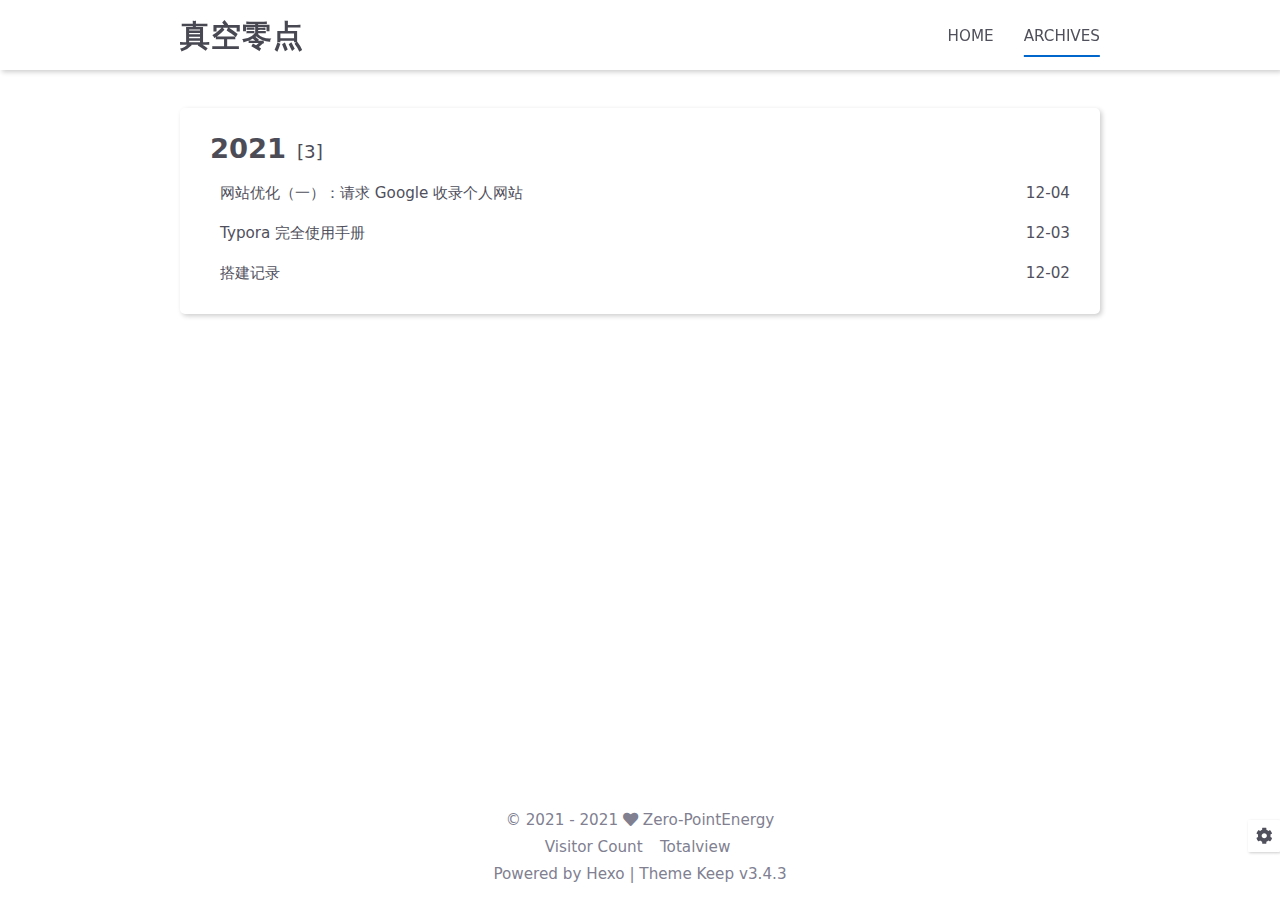
<file: archives/2021/12/index.html>
<!DOCTYPE html>
<html lang="en">
<head>
    <meta charset="utf-8">
    <meta name="viewport" content="width=device-width, initial-scale=1, maximum-scale=1">
    <meta name="keywords" content="Hexo Theme Keep">
    <meta name="description" content="个人博客，记录生活 / 学习杂事">
    <meta name="author" content="Zero-PointEnergy">
    
    <title>
        
            Archive: 2021/12 |
        
        真空零点
    </title>
    
<link rel="stylesheet" href="/css/style.css">

    <link rel="shortcut icon" href="/images/logo.svg">
    
<link rel="stylesheet" href="/css/font-awesome.min.css">

    <script id="hexo-configurations">
    let KEEP = window.KEEP || {};
    KEEP.hexo_config = {"hostname":"zero-pointenergy.net","root":"/","language":"en","path":"search.xml"};
    KEEP.theme_config = {"toc":{"enable":true,"number":false,"expand_all":false,"init_open":false},"style":{"primary_color":"#0066CC","avatar":"/images/avatar.png","favicon":"/images/logo.svg","article_img_align":"left","left_side_width":"260px","content_max_width":"920px","hover":{"shadow":false,"scale":false},"first_screen":{"enable":true,"background_img":"/images/bg.svg","description":"大 都 好 物 不 坚 牢 ， 彩 云 易 散 琉 璃 脆 。"},"scroll":{"progress_bar":{"enable":true},"percent":{"enable":false}}},"local_search":{"enable":false,"preload":false},"code_copy":{"enable":true,"style":"mac"},"pjax":{"enable":true},"lazyload":{"enable":false},"version":"3.4.3"};
    KEEP.language_ago = {"second":"%s seconds ago","minute":"%s minutes ago","hour":"%s hours ago","day":"%s days ago","week":"%s weeks ago","month":"%s months ago","year":"%s years ago"};
  </script>
<meta name="generator" content="Hexo 5.4.0"><link rel="alternate" href="/atom.xml" title="真空零点" type="application/atom+xml">
</head>


<body>
<div class="progress-bar-container">
    
        <span class="scroll-progress-bar"></span>
    

    
        <span class="pjax-progress-bar"></span>
        <span class="pjax-progress-icon">
            <i class="fas fa-circle-notch fa-spin"></i>
        </span>
    
</div>


<main class="page-container">

    

    <div class="page-main-content">

        <div class="page-main-content-top">
            <header class="header-wrapper">

    <div class="header-content">
        <div class="left">
            
            <a class="logo-title" href="/">
                真空零点
            </a>
        </div>

        <div class="right">
            <div class="pc">
                <ul class="menu-list">
                    
                        <li class="menu-item">
                            <a class=""
                               href="/"
                            >
                                HOME
                            </a>
                        </li>
                    
                        <li class="menu-item">
                            <a class="active"
                               href="/archives"
                            >
                                ARCHIVES
                            </a>
                        </li>
                    
                    
                </ul>
            </div>
            <div class="mobile">
                
                <div class="icon-item menu-bar">
                    <div class="menu-bar-middle"></div>
                </div>
            </div>
        </div>
    </div>

    <div class="header-drawer">
        <ul class="drawer-menu-list">
            
                <li class="drawer-menu-item flex-center">
                    <a class=""
                       href="/">HOME</a>
                </li>
            
                <li class="drawer-menu-item flex-center">
                    <a class="active"
                       href="/archives">ARCHIVES</a>
                </li>
            
        </ul>
    </div>

    <div class="window-mask"></div>

</header>


        </div>

        <div class="page-main-content-middle">

            <div class="main-content">

                
                    <div class="fade-in-down-animation">
    <div class="archive-container ">
        
<div class="archive-list-container">
    
        <section class="archive-item">
            <div class="archive-item-header">
                <span class="archive-year">2021</span>
                <span class="archive-year-post-count">[3]</span>
            </div>
            <ul class="article-list">
                
                    <li class="article-item">
                        <a class="article-title"
                           href="/archives/45585/"
                        >网站优化（一）：请求 Google 收录个人网站</a>
                        <span class="article-date">12-04</span>
                    </li>
                
                    <li class="article-item">
                        <a class="article-title"
                           href="/archives/65090/"
                        >Typora 完全使用手册</a>
                        <span class="article-date">12-03</span>
                    </li>
                
                    <li class="article-item">
                        <a class="article-title"
                           href="/archives/60479/"
                        >搭建记录</a>
                        <span class="article-date">12-02</span>
                    </li>
                
            </ul>
        </section>
    
</div>

    </div>
</div>

                
            </div>

        </div>

        <div class="page-main-content-bottom">
            <footer class="footer">
    <div class="info-container">
        <div class="copyright-info info-item">
            &copy;
            
              <span>2021</span>
              -
            
            2021&nbsp;<i class="fas fa-heart icon-animate"></i>&nbsp;<a href="/">Zero-PointEnergy</a>
        </div>
        
            <script async data-pjax src="//busuanzi.ibruce.info/busuanzi/2.3/busuanzi.pure.mini.js"></script>
            <div class="website-count info-item">
                
                    <span id="busuanzi_container_site_uv">
                        Visitor Count&nbsp;<span id="busuanzi_value_site_uv"></span>&ensp;
                    </span>
                
                
                    <span id="busuanzi_container_site_pv">
                        Totalview&nbsp;<span id="busuanzi_value_site_pv"></span>
                    </span>
                
            </div>
        
        <div class="theme-info info-item">
            Powered by <a target="_blank" href="https://hexo.io">Hexo</a>&nbsp;|&nbsp;Theme&nbsp;<a class="theme-version" target="_blank" href="https://github.com/XPoet/hexo-theme-keep">Keep v3.4.3</a>
        </div>
        
        
    </div>
</footer>

        </div>
    </div>

    

    <div class="right-bottom-side-tools">
        <div class="side-tools-container">
    <ul class="side-tools-list">
        <li class="tools-item tool-font-adjust-plus flex-center">
            <i class="fas fa-search-plus"></i>
        </li>

        <li class="tools-item tool-font-adjust-minus flex-center">
            <i class="fas fa-search-minus"></i>
        </li>

        <li class="tools-item tool-expand-width flex-center">
            <i class="fas fa-arrows-alt-h"></i>
        </li>

        <li class="tools-item tool-dark-light-toggle flex-center">
            <i class="fas fa-moon"></i>
        </li>

        <!-- rss -->
        

        
            <li class="tools-item tool-scroll-to-top flex-center">
                <i class="fas fa-arrow-up"></i>
            </li>
        

        <li class="tools-item tool-scroll-to-bottom flex-center">
            <i class="fas fa-arrow-down"></i>
        </li>
    </ul>

    <ul class="exposed-tools-list">
        <li class="tools-item tool-toggle-show flex-center">
            <i class="fas fa-cog fa-spin"></i>
        </li>
        
    </ul>
</div>

    </div>

    

    <div class="image-viewer-container">
    <img src="">
</div>


    

</main>




<script src="/js/utils.js"></script>

<script src="/js/main.js"></script>

<script src="/js/header-shrink.js"></script>

<script src="/js/back2top.js"></script>

<script src="/js/dark-light-toggle.js"></script>





    
<script src="/js/code-copy.js"></script>





<div class="post-scripts pjax">
    
</div>


    
<script src="/js/libs/pjax.min.js"></script>

<script>
    window.addEventListener('DOMContentLoaded', () => {
        window.pjax = new Pjax({
            selectors: [
                'head title',
                '.page-container',
                '.pjax'
            ],
            history: true,
            debug: false,
            cacheBust: false,
            timeout: 0,
            analytics: false,
            currentUrlFullReload: false,
            scrollRestoration: false,
            // scrollTo: true,
        });

        document.addEventListener('pjax:send', () => {
            KEEP.utils.pjaxProgressBarStart();
        });

        document.addEventListener('pjax:complete', () => {
            KEEP.utils.pjaxProgressBarEnd();
            window.pjax.executeScripts(document.querySelectorAll('script[data-pjax], .pjax script'));
            KEEP.refresh();
        });
    });
</script>



</body>
</html>
</file>
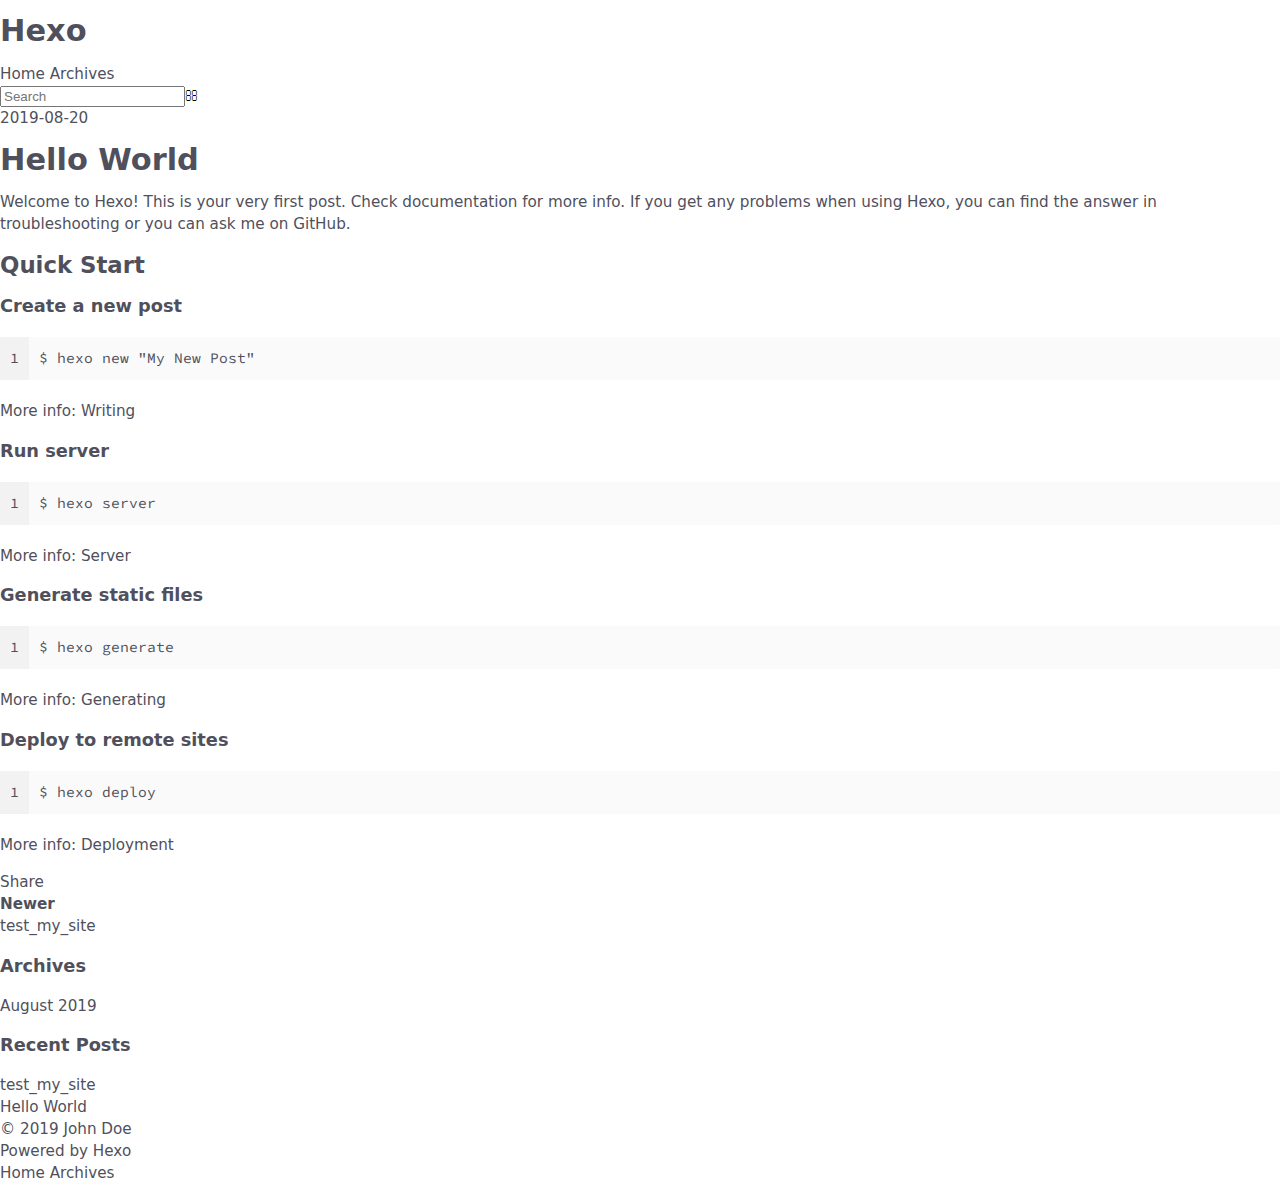
<file: 2019/08/20/hello-world/index.html>
<!DOCTYPE html>
<html>
<head><meta name="generator" content="Hexo 3.9.0">
  <meta charset="utf-8">
  

  
  <title>Hello World | Hexo</title>
  <meta name="viewport" content="width=device-width, initial-scale=1, maximum-scale=1">
  <meta name="description" content="Welcome to Hexo! This is your very first post. Check documentation for more info. If you get any problems when using Hexo, you can find the answer in troubleshooting or you can ask me on GitHub. Quick">
<meta property="og:type" content="article">
<meta property="og:title" content="Hello World">
<meta property="og:url" content="http://yoursite.com/2019/08/20/hello-world/index.html">
<meta property="og:site_name" content="Hexo">
<meta property="og:description" content="Welcome to Hexo! This is your very first post. Check documentation for more info. If you get any problems when using Hexo, you can find the answer in troubleshooting or you can ask me on GitHub. Quick">
<meta property="og:locale" content="en">
<meta property="og:updated_time" content="2019-08-20T15:23:38.426Z">
<meta name="twitter:card" content="summary">
<meta name="twitter:title" content="Hello World">
<meta name="twitter:description" content="Welcome to Hexo! This is your very first post. Check documentation for more info. If you get any problems when using Hexo, you can find the answer in troubleshooting or you can ask me on GitHub. Quick">
  
    <link rel="alternate" href="/atom.xml" title="Hexo" type="application/atom+xml">
  
  
    <link rel="icon" href="/favicon.png">
  
  
    <link href="//fonts.googleapis.com/css?family=Source+Code+Pro" rel="stylesheet" type="text/css">
  
  <link rel="stylesheet" href="/css/style.css">
</head>
</html>
<body>
  <div id="container">
    <div id="wrap">
      <header id="header">
  <div id="banner"></div>
  <div id="header-outer" class="outer">
    <div id="header-title" class="inner">
      <h1 id="logo-wrap">
        <a href="/" id="logo">Hexo</a>
      </h1>
      
    </div>
    <div id="header-inner" class="inner">
      <nav id="main-nav">
        <a id="main-nav-toggle" class="nav-icon"></a>
        
          <a class="main-nav-link" href="/">Home</a>
        
          <a class="main-nav-link" href="/archives">Archives</a>
        
      </nav>
      <nav id="sub-nav">
        
          <a id="nav-rss-link" class="nav-icon" href="/atom.xml" title="RSS Feed"></a>
        
        <a id="nav-search-btn" class="nav-icon" title="Search"></a>
      </nav>
      <div id="search-form-wrap">
        <form action="//google.com/search" method="get" accept-charset="UTF-8" class="search-form"><input type="search" name="q" class="search-form-input" placeholder="Search"><button type="submit" class="search-form-submit">&#xF002;</button><input type="hidden" name="sitesearch" value="http://yoursite.com"></form>
      </div>
    </div>
  </div>
</header>
      <div class="outer">
        <section id="main"><article id="post-hello-world" class="article article-type-post" itemscope itemprop="blogPost">
  <div class="article-meta">
    <a href="/2019/08/20/hello-world/" class="article-date">
  <time datetime="2019-08-20T15:23:38.426Z" itemprop="datePublished">2019-08-20</time>
</a>
    
  </div>
  <div class="article-inner">
    
    
      <header class="article-header">
        
  
    <h1 class="article-title" itemprop="name">
      Hello World
    </h1>
  

      </header>
    
    <div class="article-entry" itemprop="articleBody">
      
        <p>Welcome to <a href="https://hexo.io/" target="_blank" rel="noopener">Hexo</a>! This is your very first post. Check <a href="https://hexo.io/docs/" target="_blank" rel="noopener">documentation</a> for more info. If you get any problems when using Hexo, you can find the answer in <a href="https://hexo.io/docs/troubleshooting.html" target="_blank" rel="noopener">troubleshooting</a> or you can ask me on <a href="https://github.com/hexojs/hexo/issues" target="_blank" rel="noopener">GitHub</a>.</p>
<h2 id="Quick-Start"><a href="#Quick-Start" class="headerlink" title="Quick Start"></a>Quick Start</h2><h3 id="Create-a-new-post"><a href="#Create-a-new-post" class="headerlink" title="Create a new post"></a>Create a new post</h3><figure class="highlight bash"><table><tr><td class="gutter"><pre><span class="line">1</span><br></pre></td><td class="code"><pre><span class="line">$ hexo new <span class="string">"My New Post"</span></span><br></pre></td></tr></table></figure>

<p>More info: <a href="https://hexo.io/docs/writing.html" target="_blank" rel="noopener">Writing</a></p>
<h3 id="Run-server"><a href="#Run-server" class="headerlink" title="Run server"></a>Run server</h3><figure class="highlight bash"><table><tr><td class="gutter"><pre><span class="line">1</span><br></pre></td><td class="code"><pre><span class="line">$ hexo server</span><br></pre></td></tr></table></figure>

<p>More info: <a href="https://hexo.io/docs/server.html" target="_blank" rel="noopener">Server</a></p>
<h3 id="Generate-static-files"><a href="#Generate-static-files" class="headerlink" title="Generate static files"></a>Generate static files</h3><figure class="highlight bash"><table><tr><td class="gutter"><pre><span class="line">1</span><br></pre></td><td class="code"><pre><span class="line">$ hexo generate</span><br></pre></td></tr></table></figure>

<p>More info: <a href="https://hexo.io/docs/generating.html" target="_blank" rel="noopener">Generating</a></p>
<h3 id="Deploy-to-remote-sites"><a href="#Deploy-to-remote-sites" class="headerlink" title="Deploy to remote sites"></a>Deploy to remote sites</h3><figure class="highlight bash"><table><tr><td class="gutter"><pre><span class="line">1</span><br></pre></td><td class="code"><pre><span class="line">$ hexo deploy</span><br></pre></td></tr></table></figure>

<p>More info: <a href="https://hexo.io/docs/deployment.html" target="_blank" rel="noopener">Deployment</a></p>

      
    </div>
    <footer class="article-footer">
      <a data-url="http://yoursite.com/2019/08/20/hello-world/" data-id="cjzjzqhgs00008e9vjpei7chr" class="article-share-link">Share</a>
      
      
    </footer>
  </div>
  
    
<nav id="article-nav">
  
    <a href="/2019/08/20/test-my-site/" id="article-nav-newer" class="article-nav-link-wrap">
      <strong class="article-nav-caption">Newer</strong>
      <div class="article-nav-title">
        
          test_my_site
        
      </div>
    </a>
  
  
</nav>

  
</article>

</section>
        
          <aside id="sidebar">
  
    

  
    

  
    
  
    
  <div class="widget-wrap">
    <h3 class="widget-title">Archives</h3>
    <div class="widget">
      <ul class="archive-list"><li class="archive-list-item"><a class="archive-list-link" href="/archives/2019/08/">August 2019</a></li></ul>
    </div>
  </div>


  
    
  <div class="widget-wrap">
    <h3 class="widget-title">Recent Posts</h3>
    <div class="widget">
      <ul>
        
          <li>
            <a href="/2019/08/20/test-my-site/">test_my_site</a>
          </li>
        
          <li>
            <a href="/2019/08/20/hello-world/">Hello World</a>
          </li>
        
      </ul>
    </div>
  </div>

  
</aside>
        
      </div>
      <footer id="footer">
  
  <div class="outer">
    <div id="footer-info" class="inner">
      &copy; 2019 John Doe<br>
      Powered by <a href="http://hexo.io/" target="_blank">Hexo</a>
    </div>
  </div>
</footer>
    </div>
    <nav id="mobile-nav">
  
    <a href="/" class="mobile-nav-link">Home</a>
  
    <a href="/archives" class="mobile-nav-link">Archives</a>
  
</nav>
    

<script src="//ajax.googleapis.com/ajax/libs/jquery/2.0.3/jquery.min.js"></script>


  <link rel="stylesheet" href="/fancybox/jquery.fancybox.css">
  <script src="/fancybox/jquery.fancybox.pack.js"></script>


<script src="/js/script.js"></script>



  </div>
</body>
</html>
</file>
<file: css/style.css>
:root {
  --background-color: #fff;
  --second-background-color: #f7f7f7;
  --primary-color: #06c;
  --first-text-color: #484853;
  --second-text-color: #4c4c57;
  --third-text-color: #808091;
  --fourth-text-color: #ededef;
  --default-text-color: #50505c;
  --border-color: #b3b3b3;
  --selection-color: #0075eb;
  --shadow-color: rgba(0,0,0,0.2);
  --shadow-hover-color: rgba(0,0,0,0.28);
  --scrollbar-color: #595967;
  --scroll-bar-bg-color: #e6e6e6;
  --link-color: #484853;
  --copyright-info-color: #c03;
  --avatar-background-color: #06c;
  --pjax-progress-bar-color: linear-gradient(45deg, #f10006, #ef5b00, #e59c01, #19ca05, #00cab5, #0264c8, #c303c3);
}
@media (prefers-color-scheme: light) {
  :root {
    --background-color: #fff;
    --second-background-color: #f7f7f7;
    --primary-color: #06c;
    --first-text-color: #484853;
    --second-text-color: #4c4c57;
    --third-text-color: #808091;
    --fourth-text-color: #ededef;
    --default-text-color: #50505c;
    --border-color: #b3b3b3;
    --selection-color: #0075eb;
    --shadow-color: rgba(0,0,0,0.2);
    --shadow-hover-color: rgba(0,0,0,0.28);
    --scrollbar-color: #595967;
    --scroll-bar-bg-color: #e6e6e6;
    --link-color: #484853;
    --copyright-info-color: #c03;
    --avatar-background-color: #06c;
    --pjax-progress-bar-color: linear-gradient(45deg, #f10006, #ef5b00, #e59c01, #19ca05, #00cab5, #0264c8, #c303c3);
  }
}
@media (prefers-color-scheme: dark) {
  :root {
    --background-color: #383940;
    --second-background-color: #32333a;
    --primary-color: #06c;
    --first-text-color: #d2d2d7;
    --second-text-color: #cbcbd1;
    --third-text-color: #9595a2;
    --fourth-text-color: #242429;
    --default-text-color: #bebec6;
    --border-color: #5c5e6a;
    --selection-color: #0075eb;
    --shadow-color: rgba(128,128,128,0.2);
    --shadow-hover-color: rgba(128,128,128,0.28);
    --scrollbar-color: #32333a;
    --scroll-bar-bg-color: #5c5e6a;
    --link-color: #c5c5cc;
    --copyright-info-color: #a30029;
    --avatar-background-color: #005cb8;
    --pjax-progress-bar-color: linear-gradient(45deg, #ea404a, #ea722f, #e9a71f, #67e559, #18ecec, #1b85f1, #ee1dee);
  }
}
.light-mode {
  --background-color: #fff;
  --second-background-color: #f7f7f7;
  --primary-color: #06c;
  --first-text-color: #484853;
  --second-text-color: #4c4c57;
  --third-text-color: #808091;
  --fourth-text-color: #ededef;
  --default-text-color: #50505c;
  --border-color: #b3b3b3;
  --selection-color: #0075eb;
  --shadow-color: rgba(0,0,0,0.2);
  --shadow-hover-color: rgba(0,0,0,0.28);
  --scrollbar-color: #595967;
  --scroll-bar-bg-color: #e6e6e6;
  --link-color: #484853;
  --copyright-info-color: #c03;
  --avatar-background-color: #06c;
  --pjax-progress-bar-color: linear-gradient(45deg, #f10006, #ef5b00, #e59c01, #19ca05, #00cab5, #0264c8, #c303c3);
}
.dark-mode {
  --background-color: #383940;
  --second-background-color: #32333a;
  --primary-color: #06c;
  --first-text-color: #d2d2d7;
  --second-text-color: #cbcbd1;
  --third-text-color: #9595a2;
  --fourth-text-color: #242429;
  --default-text-color: #bebec6;
  --border-color: #5c5e6a;
  --selection-color: #0075eb;
  --shadow-color: rgba(128,128,128,0.2);
  --shadow-hover-color: rgba(128,128,128,0.28);
  --scrollbar-color: #32333a;
  --scroll-bar-bg-color: #5c5e6a;
  --link-color: #c5c5cc;
  --copyright-info-color: #a30029;
  --avatar-background-color: #005cb8;
  --pjax-progress-bar-color: linear-gradient(45deg, #ea404a, #ea722f, #e9a71f, #67e559, #18ecec, #1b85f1, #ee1dee);
}
.fade-in-down-animation {
  animation-fill-mode: both;
  animation-duration: 1s;
  animation-name: fade-in-down;
}
.title-hover-animation {
  display: inline-block;
  position: relative;
  border-bottom: none;
  line-height: 1.3;
  vertical-align: top;
  color: var(--second-text-color);
}
.title-hover-animation::before {
  content: "";
  position: absolute;
  width: 100%;
  height: 2px;
  bottom: -4px;
  left: 0;
  background-color: var(--second-text-color);
  visibility: hidden;
  transform: scaleX(0);
  transition-property: color, background, box-shadow, border-color, visibility, transform;
  transition-delay: 0s, 0s, 0s, 0s, 0s, 0s;
  transition-duration: 0.2s, 0.2s, 0.2s, 0.2s, 0.2s, 0.2s;
  transition-timing-function: ease, ease, ease, ease, ease-in-out, ease-in-out;
}
.title-hover-animation:hover::before {
  visibility: visible;
  transform: scaleX(1);
}
@-moz-keyframes fade-in-down {
  0% {
    opacity: 0;
    transform: translateY(-50px);
  }
  100% {
    opacity: 1;
    transform: translateY(0);
  }
}
@-webkit-keyframes fade-in-down {
  0% {
    opacity: 0;
    transform: translateY(-50px);
  }
  100% {
    opacity: 1;
    transform: translateY(0);
  }
}
@-o-keyframes fade-in-down {
  0% {
    opacity: 0;
    transform: translateY(-50px);
  }
  100% {
    opacity: 1;
    transform: translateY(0);
  }
}
@keyframes fade-in-down {
  0% {
    opacity: 0;
    transform: translateY(-50px);
  }
  100% {
    opacity: 1;
    transform: translateY(0);
  }
}
@-moz-keyframes icon-animate {
  0%, 100% {
    transform: scale(1);
  }
  10%, 30% {
    transform: scale(0.88);
  }
  20%, 40%, 60%, 80% {
    transform: scale(1.08);
  }
  50%, 70% {
    transform: scale(1.08);
  }
}
@-webkit-keyframes icon-animate {
  0%, 100% {
    transform: scale(1);
  }
  10%, 30% {
    transform: scale(0.88);
  }
  20%, 40%, 60%, 80% {
    transform: scale(1.08);
  }
  50%, 70% {
    transform: scale(1.08);
  }
}
@-o-keyframes icon-animate {
  0%, 100% {
    transform: scale(1);
  }
  10%, 30% {
    transform: scale(0.88);
  }
  20%, 40%, 60%, 80% {
    transform: scale(1.08);
  }
  50%, 70% {
    transform: scale(1.08);
  }
}
@keyframes icon-animate {
  0%, 100% {
    transform: scale(1);
  }
  10%, 30% {
    transform: scale(0.88);
  }
  20%, 40%, 60%, 80% {
    transform: scale(1.08);
  }
  50%, 70% {
    transform: scale(1.08);
  }
}
* {
  transition-property: color, background, box-shadow, border-color;
  transition-delay: 0s, 0s, 0s, 0s;
  transition-duration: 0.2s, 0.2s, 0.2s, 0.2s;
  transition-timing-function: ease, ease, ease, ease;
}
*::-webkit-scrollbar {
  width: 6px;
  height: 6px;
  transition: all 0.2s ease;
}
*::-webkit-scrollbar-thumb {
  background: var(--scrollbar-color);
  border-radius: 1px;
}
*::-webkit-scrollbar-track {
  background: var(--scroll-bar-bg-color);
}
html,
body {
  position: relative;
  width: 100%;
  height: 100%;
  margin: 0;
  padding: 0;
  color: var(--default-text-color);
  background: var(--background-color);
  font-family: Optima-Regular, Optima, -apple-system, system-ui, Segoe UI, Roboto, Ubuntu, Cantarell, Noto Sans, sans-serif, BlinkMacSystemFont, Helvetica Neue, PingFang SC, Hiragino Sans GB, Microsoft YaHei, Arial;
  font-weight: 400;
  font-size: 15.2px;
  line-height: 22px;
}
html::-webkit-scrollbar,
body::-webkit-scrollbar {
  width: 8px;
  height: 8px;
}
@media (max-width: 780px) {
  html,
  body {
    font-size: 14.591999999999999px;
    line-height: 21.119999999999997px;
  }
}
@media (max-width: 500px) {
  html,
  body {
    font-size: 13.68px;
    line-height: 19.8px;
  }
}
::selection {
  background: var(--selection-color);
  color: #fff;
}
ul,
ol,
li {
  padding: 0;
  margin: 0;
  list-style: none;
}
a {
  text-decoration: none;
  color: var(--default-text-color);
}
a i,
a span {
  color: var(--default-text-color);
}
a:hover,
a:active {
  text-decoration: none !important;
  color: var(--primary-color);
}
a:hover i,
a:active i,
a:hover span,
a:active span {
  color: var(--primary-color);
}
img[lazyload] {
  padding: 10px;
  margin: 20px auto !important;
  cursor: not-allowed;
  pointer-events: none;
}
button {
  padding: 0;
  margin: 0;
  border: 0;
  outline: none;
  cursor: pointer;
  background: transparent;
}
.btn {
  display: inline-block;
  position: relative;
  text-align: center;
  cursor: pointer;
  white-space: nowrap;
  border-radius: 5px;
  padding: 8px 16px;
  background: var(--background-color);
  box-shadow: 2px 2px 5px var(--shadow-color);
  transition-property: color, background, box-shadow, border-color, transform;
  transition-delay: 0s, 0s, 0s, 0s, 0s;
  transition-duration: 0.2s, 0.2s, 0.2s, 0.2s, 0.2s;
  transition-timing-function: ease, ease, ease, ease, linear;
}
.btn:hover {
  color: var(--background-color);
  background: var(--primary-color);
}
.flex-center {
  display: flex;
  justify-content: center;
  align-items: center;
}
.clear {
  clear: both;
}
.markdown-body {
  font-size: 1rem;
}
.markdown-body blockquote {
  box-sizing: border-box;
  border-left: 5px solid var(--default-text-color);
  margin: 20px 0;
  color: var(--default-text-color);
  background: var(--second-background-color);
}
.markdown-body blockquote p,
.markdown-body blockquote ul,
.markdown-body blockquote ol {
  padding: 5px 5px 5px 10px;
}
.markdown-body p {
  line-height: 2;
  color: var(--default-text-color);
}
.markdown-body a {
  position: relative;
  outline: 0;
  text-decoration: none;
  overflow-wrap: break-word;
  cursor: pointer;
  border-bottom: 1px solid var(--third-text-color);
  box-sizing: border-box;
  padding-bottom: 2px;
}
.markdown-body a .fas,
.markdown-body a .far,
.markdown-body a fab {
  margin: 0 2px 0 6px;
  position: relative;
  color: var(--third-text-color);
  font-size: 0.88rem;
}
.markdown-body a:hover {
  text-decoration: underline;
}
.markdown-body a:hover::after {
  background: var(--primary-color);
}
.markdown-body strong {
  color: var(--default-text-color);
}
.markdown-body em {
  color: var(--default-text-color);
}
.markdown-body ul > li,
.markdown-body ol > li {
  margin-left: 16px;
  line-height: 2rem;
}
.markdown-body ul li {
  list-style: disc;
}
.markdown-body ul li ul li {
  list-style: circle;
}
.markdown-body ul li ul li ul li {
  list-style: square;
}
.markdown-body ol li {
  list-style: decimal;
}
.markdown-body ol li ol li {
  list-style: upper-alpha;
}
.markdown-body ol li ol li ol li {
  list-style: upper-roman;
}
.markdown-body li {
  color: var(--default-text-color);
}
.markdown-body h1,
.markdown-body h2,
.markdown-body h3,
.markdown-body h4,
.markdown-body h5,
.markdown-body h6 {
  color: var(--second-text-color);
  line-height: 1.5;
}
@media (max-width: 780px) {
  .markdown-body h1,
  .markdown-body h2,
  .markdown-body h3,
  .markdown-body h4,
  .markdown-body h5,
  .markdown-body h6 {
    line-height: 1.25;
  }
}
.markdown-body h1 {
  font-size: 1.8rem;
  font-weight: 600;
}
@media (max-width: 780px) {
  .markdown-body h1 {
    font-size: 1.7rem;
  }
}
.markdown-body h2 {
  font-size: 1.7rem;
  font-weight: 600;
}
@media (max-width: 780px) {
  .markdown-body h2 {
    font-size: 1.6rem;
  }
}
.markdown-body h3 {
  font-size: 1.6rem;
  font-weight: 550;
}
@media (max-width: 780px) {
  .markdown-body h3 {
    font-size: 1.5rem;
  }
}
.markdown-body h4 {
  font-size: 1.5rem;
  font-weight: 550;
}
@media (max-width: 780px) {
  .markdown-body h4 {
    font-size: 1.4rem;
  }
}
.markdown-body h5 {
  font-size: 1.28rem;
  font-weight: 500;
}
@media (max-width: 780px) {
  .markdown-body h5 {
    font-size: 1.18rem;
  }
}
.markdown-body h6 {
  font-size: 1.2rem;
  font-weight: 500;
  line-height: 1.2;
}
@media (max-width: 780px) {
  .markdown-body h6 {
    font-size: 1.1rem;
    line-height: 1.1;
  }
}
.markdown-body img {
  box-sizing: border-box;
  max-width: 100%;
  cursor: zoom-in;
  display: block;
  box-shadow: 0 0 2px var(--shadow-color);
  transition-property: color, background, box-shadow, border-color, padding, margin;
  transition-delay: 0s, 0s, 0s, 0s, 0s, 0s;
  transition-duration: 0.2s, 0.2s, 0.2s, 0.2s, 0.2s, 0.2s;
  transition-timing-function: ease, ease, ease, ease, linear, linear;
  margin: 10px 0 2px;
}
.markdown-body > table {
  border-spacing: 0;
  border-collapse: collapse;
  width: 100%;
  overflow: auto;
}
.markdown-body > table td,
.markdown-body > table th {
  padding: 0;
}
.markdown-body > table th {
  font-weight: 600;
}
.markdown-body > table td,
.markdown-body > table th {
  padding: 6px 13px;
  border: 1px solid var(--border-color);
}
.markdown-body > table tr {
  background-color: var(--background-color);
  border: 1px solid var(--fourth-text-color);
}
.markdown-body > table tr:nth-child(2n) {
  background-color: var(--second-background-color);
}
:root {
  --background-color: #fff;
  --second-background-color: #f7f7f7;
  --primary-color: #06c;
  --first-text-color: #484853;
  --second-text-color: #4c4c57;
  --third-text-color: #808091;
  --fourth-text-color: #ededef;
  --default-text-color: #50505c;
  --border-color: #b3b3b3;
  --selection-color: #0075eb;
  --shadow-color: rgba(0,0,0,0.2);
  --shadow-hover-color: rgba(0,0,0,0.28);
  --scrollbar-color: #595967;
  --scroll-bar-bg-color: #e6e6e6;
  --link-color: #484853;
  --copyright-info-color: #c03;
  --avatar-background-color: #06c;
  --pjax-progress-bar-color: linear-gradient(45deg, #f10006, #ef5b00, #e59c01, #19ca05, #00cab5, #0264c8, #c303c3);
}
@media (prefers-color-scheme: light) {
  :root {
    --background-color: #fff;
    --second-background-color: #f7f7f7;
    --primary-color: #06c;
    --first-text-color: #484853;
    --second-text-color: #4c4c57;
    --third-text-color: #808091;
    --fourth-text-color: #ededef;
    --default-text-color: #50505c;
    --border-color: #b3b3b3;
    --selection-color: #0075eb;
    --shadow-color: rgba(0,0,0,0.2);
    --shadow-hover-color: rgba(0,0,0,0.28);
    --scrollbar-color: #595967;
    --scroll-bar-bg-color: #e6e6e6;
    --link-color: #484853;
    --copyright-info-color: #c03;
    --avatar-background-color: #06c;
    --pjax-progress-bar-color: linear-gradient(45deg, #f10006, #ef5b00, #e59c01, #19ca05, #00cab5, #0264c8, #c303c3);
  }
}
@media (prefers-color-scheme: dark) {
  :root {
    --background-color: #383940;
    --second-background-color: #32333a;
    --primary-color: #06c;
    --first-text-color: #d2d2d7;
    --second-text-color: #cbcbd1;
    --third-text-color: #9595a2;
    --fourth-text-color: #242429;
    --default-text-color: #bebec6;
    --border-color: #5c5e6a;
    --selection-color: #0075eb;
    --shadow-color: rgba(128,128,128,0.2);
    --shadow-hover-color: rgba(128,128,128,0.28);
    --scrollbar-color: #32333a;
    --scroll-bar-bg-color: #5c5e6a;
    --link-color: #c5c5cc;
    --copyright-info-color: #a30029;
    --avatar-background-color: #005cb8;
    --pjax-progress-bar-color: linear-gradient(45deg, #ea404a, #ea722f, #e9a71f, #67e559, #18ecec, #1b85f1, #ee1dee);
  }
}
.light-mode {
  --background-color: #fff;
  --second-background-color: #f7f7f7;
  --primary-color: #06c;
  --first-text-color: #484853;
  --second-text-color: #4c4c57;
  --third-text-color: #808091;
  --fourth-text-color: #ededef;
  --default-text-color: #50505c;
  --border-color: #b3b3b3;
  --selection-color: #0075eb;
  --shadow-color: rgba(0,0,0,0.2);
  --shadow-hover-color: rgba(0,0,0,0.28);
  --scrollbar-color: #595967;
  --scroll-bar-bg-color: #e6e6e6;
  --link-color: #484853;
  --copyright-info-color: #c03;
  --avatar-background-color: #06c;
  --pjax-progress-bar-color: linear-gradient(45deg, #f10006, #ef5b00, #e59c01, #19ca05, #00cab5, #0264c8, #c303c3);
}
.dark-mode {
  --background-color: #383940;
  --second-background-color: #32333a;
  --primary-color: #06c;
  --first-text-color: #d2d2d7;
  --second-text-color: #cbcbd1;
  --third-text-color: #9595a2;
  --fourth-text-color: #242429;
  --default-text-color: #bebec6;
  --border-color: #5c5e6a;
  --selection-color: #0075eb;
  --shadow-color: rgba(128,128,128,0.2);
  --shadow-hover-color: rgba(128,128,128,0.28);
  --scrollbar-color: #32333a;
  --scroll-bar-bg-color: #5c5e6a;
  --link-color: #c5c5cc;
  --copyright-info-color: #a30029;
  --avatar-background-color: #005cb8;
  --pjax-progress-bar-color: linear-gradient(45deg, #ea404a, #ea722f, #e9a71f, #67e559, #18ecec, #1b85f1, #ee1dee);
}
:root {
  --code-foreground: #535360;
  --code-background: #f2f2f2;
  --highlight-background: #fafafa;
  --highlight-foreground: #535360;
  --highlight-comment: #8e908c;
  --highlight-red: #c82829;
  --highlight-orange: #f5871f;
  --highlight-yellow: #eab700;
  --highlight-green: #718c00;
  --highlight-aqua: #3e999f;
  --highlight-blue: #4271ae;
  --highlight-purple: #8959a8;
  --highlight-gutter-color: #585865;
  --highlight-gutter-bg-color: #f2f2f2;
}
@media (prefers-color-scheme: light) {
  :root {
    --code-foreground: #535360;
    --code-background: #f2f2f2;
    --highlight-background: #fafafa;
    --highlight-foreground: #535360;
    --highlight-comment: #8e908c;
    --highlight-red: #c82829;
    --highlight-orange: #f5871f;
    --highlight-yellow: #eab700;
    --highlight-green: #718c00;
    --highlight-aqua: #3e999f;
    --highlight-blue: #4271ae;
    --highlight-purple: #8959a8;
    --highlight-gutter-color: #585865;
    --highlight-gutter-bg-color: #f2f2f2;
  }
}
@media (prefers-color-scheme: dark) {
  :root {
    --code-foreground: #bfbfc7;
    --code-background: #32333a;
    --highlight-background: #34343b;
    --highlight-foreground: #bfbfc7;
    --highlight-comment: #969896;
    --highlight-red: #c66;
    --highlight-orange: #de935f;
    --highlight-yellow: #f0c674;
    --highlight-green: #b5bd68;
    --highlight-aqua: #8abeb7;
    --highlight-blue: #81a2be;
    --highlight-purple: #b294bb;
    --highlight-gutter-color: #c1c1c9;
    --highlight-gutter-bg-color: #32333a;
  }
}
.light-mode {
  --code-foreground: #535360;
  --code-background: #f2f2f2;
  --highlight-background: #fafafa;
  --highlight-foreground: #535360;
  --highlight-comment: #8e908c;
  --highlight-red: #c82829;
  --highlight-orange: #f5871f;
  --highlight-yellow: #eab700;
  --highlight-green: #718c00;
  --highlight-aqua: #3e999f;
  --highlight-blue: #4271ae;
  --highlight-purple: #8959a8;
  --highlight-gutter-color: #585865;
  --highlight-gutter-bg-color: #f2f2f2;
}
.dark-mode {
  --code-foreground: #bfbfc7;
  --code-background: #32333a;
  --highlight-background: #34343b;
  --highlight-foreground: #bfbfc7;
  --highlight-comment: #969896;
  --highlight-red: #c66;
  --highlight-orange: #de935f;
  --highlight-yellow: #f0c674;
  --highlight-green: #b5bd68;
  --highlight-aqua: #8abeb7;
  --highlight-blue: #81a2be;
  --highlight-purple: #b294bb;
  --highlight-gutter-color: #c1c1c9;
  --highlight-gutter-bg-color: #32333a;
}
pre,
.highlight {
  overflow: auto;
  margin: 20px 0;
  padding: 0;
  font-size: 0.96rem;
  line-height: 1.5rem;
  color: var(--highlight-foreground);
  background: var(--highlight-background);
}
pre,
code {
  font-family: "Source Code Pro", consolas, Menlo;
}
code {
  padding: 5px;
  word-wrap: break-word;
  border-radius: 2px;
  font-size: 0.96rem;
  color: var(--code-foreground);
  background: var(--code-background);
}
pre {
  padding: 10px;
}
pre code {
  padding: 0;
  color: var(--highlight-foreground);
  background: none;
  text-shadow: none;
}
.highlight {
  border-radius: 1px;
}
.highlight pre {
  border: none;
  margin: 0;
  padding: 10px 0;
}
.highlight table {
  margin: 0;
  width: auto;
  border: none;
  border-spacing: unset;
}
.highlight td {
  border: none;
  padding: 0;
}
.highlight figcaption {
  font-size: 1rem;
  color: var(--highlight-foreground);
  line-height: 1rem;
  margin-bottom: 1rem;
}
.highlight figcaption a {
  float: right;
  color: var(--highlight-foreground);
}
.highlight figcaption a:hover {
  border-bottom-color: var(--highlight-foreground);
}
.highlight .gutter pre {
  padding-left: 10px;
  padding-right: 10px;
  color: var(--highlight-gutter-color);
  text-align: center;
  background-color: var(--highlight-gutter-bg-color);
}
.highlight .code pre {
  width: 100%;
  padding-left: 10px;
  padding-right: 10px;
  background-color: var(--highlight-background);
}
.highlight .line {
  height: 20px;
  color: var(--default-text-color);
}
.highlight .line .attr {
  color: var(--default-text-color);
}
.highlight .line .string {
  color: var(--default-text-color);
}
.gutter {
  -webkit-user-select: none;
  -moz-user-select: none;
  -ms-user-select: none;
  user-select: none;
}
.gist table {
  width: auto;
}
.gist table td {
  border: none;
}
pre .deletion {
  background: var(--highlight-deletion);
}
pre .addition {
  background: var(--highlight-addition);
}
pre .meta {
  color: var(--highlight-purple);
}
pre .comment {
  color: var(--highlight-comment);
}
pre .variable,
pre .attribute,
pre .tag,
pre .regexp,
pre .ruby .constant,
pre .xml .tag .title,
pre .xml .pi,
pre .xml .doctype,
pre .html .doctype,
pre .css .id,
pre .css .class,
pre .css .pseudo {
  color: var(--highlight-red);
}
pre .number,
pre .preprocessor,
pre .built_in,
pre .literal,
pre .params,
pre .constant,
pre .command {
  color: var(--highlight-orange);
}
pre .ruby .class .title,
pre .css .rules .attribute,
pre .string,
pre .value,
pre .inheritance,
pre .header,
pre .ruby .symbol,
pre .xml .cdata,
pre .special,
pre .number,
pre .formula {
  color: var(--highlight-green);
}
pre .title,
pre .css .hexcolor {
  color: var(--highlight-aqua);
}
pre .function,
pre .python .decorator,
pre .python .title,
pre .ruby .function .title,
pre .ruby .title .keyword,
pre .perl .sub,
pre .javascript .title,
pre .coffeescript .title {
  color: var(--highlight-blue);
}
pre .keyword,
pre .javascript .function {
  color: var(--highlight-purple);
}
.highlight-container {
  position: relative;
}
.highlight-container:hover .copy-btn,
.highlight-container .copy-btn:focus {
  opacity: 1;
}
.copy-btn {
  cursor: pointer;
  display: inline-block;
  font-weight: bold;
  line-height: 1.8;
  opacity: 0;
  outline: 0;
  padding: 2px 6px;
  position: absolute;
  vertical-align: middle;
  white-space: nowrap;
  font-size: 1rem;
  color: var(--default-text-color);
  -moz-user-select: none;
  -ms-user-select: none;
  -webkit-user-select: none;
  user-select: none;
  transition-property: color, background, box-shadow, border-color, opacity;
  transition-delay: 0s, 0s, 0s, 0s, 0s;
  transition-duration: 0.2s, 0.2s, 0.2s, 0.2s, 0.2s;
  transition-timing-function: ease, ease, ease, ease, ease-in-out;
  color: #fff;
  right: 2px;
  top: 2px;
}
.highlight-container {
  background: #21252b;
  border-radius: 5px;
  box-shadow: 0 10px 30px 0 rgba(0,0,0,0.4);
  padding-top: 20px;
  margin-top: 10px;
}
.highlight-container::before {
  background: #fc625d;
  border-radius: 50%;
  box-shadow: 20px 0 #fdbc40, 40px 0 #35cd4b;
  content: ' ';
  height: 12px;
  left: 12px;
  margin-top: -10px;
  position: absolute;
  width: 12px;
}
:root {
  --background-color: #fff;
  --second-background-color: #f7f7f7;
  --primary-color: #06c;
  --first-text-color: #484853;
  --second-text-color: #4c4c57;
  --third-text-color: #808091;
  --fourth-text-color: #ededef;
  --default-text-color: #50505c;
  --border-color: #b3b3b3;
  --selection-color: #0075eb;
  --shadow-color: rgba(0,0,0,0.2);
  --shadow-hover-color: rgba(0,0,0,0.28);
  --scrollbar-color: #595967;
  --scroll-bar-bg-color: #e6e6e6;
  --link-color: #484853;
  --copyright-info-color: #c03;
  --avatar-background-color: #06c;
  --pjax-progress-bar-color: linear-gradient(45deg, #f10006, #ef5b00, #e59c01, #19ca05, #00cab5, #0264c8, #c303c3);
}
@media (prefers-color-scheme: light) {
  :root {
    --background-color: #fff;
    --second-background-color: #f7f7f7;
    --primary-color: #06c;
    --first-text-color: #484853;
    --second-text-color: #4c4c57;
    --third-text-color: #808091;
    --fourth-text-color: #ededef;
    --default-text-color: #50505c;
    --border-color: #b3b3b3;
    --selection-color: #0075eb;
    --shadow-color: rgba(0,0,0,0.2);
    --shadow-hover-color: rgba(0,0,0,0.28);
    --scrollbar-color: #595967;
    --scroll-bar-bg-color: #e6e6e6;
    --link-color: #484853;
    --copyright-info-color: #c03;
    --avatar-background-color: #06c;
    --pjax-progress-bar-color: linear-gradient(45deg, #f10006, #ef5b00, #e59c01, #19ca05, #00cab5, #0264c8, #c303c3);
  }
}
@media (prefers-color-scheme: dark) {
  :root {
    --background-color: #383940;
    --second-background-color: #32333a;
    --primary-color: #06c;
    --first-text-color: #d2d2d7;
    --second-text-color: #cbcbd1;
    --third-text-color: #9595a2;
    --fourth-text-color: #242429;
    --default-text-color: #bebec6;
    --border-color: #5c5e6a;
    --selection-color: #0075eb;
    --shadow-color: rgba(128,128,128,0.2);
    --shadow-hover-color: rgba(128,128,128,0.28);
    --scrollbar-color: #32333a;
    --scroll-bar-bg-color: #5c5e6a;
    --link-color: #c5c5cc;
    --copyright-info-color: #a30029;
    --avatar-background-color: #005cb8;
    --pjax-progress-bar-color: linear-gradient(45deg, #ea404a, #ea722f, #e9a71f, #67e559, #18ecec, #1b85f1, #ee1dee);
  }
}
.light-mode {
  --background-color: #fff;
  --second-background-color: #f7f7f7;
  --primary-color: #06c;
  --first-text-color: #484853;
  --second-text-color: #4c4c57;
  --third-text-color: #808091;
  --fourth-text-color: #ededef;
  --default-text-color: #50505c;
  --border-color: #b3b3b3;
  --selection-color: #0075eb;
  --shadow-color: rgba(0,0,0,0.2);
  --shadow-hover-color: rgba(0,0,0,0.28);
  --scrollbar-color: #595967;
  --scroll-bar-bg-color: #e6e6e6;
  --link-color: #484853;
  --copyright-info-color: #c03;
  --avatar-background-color: #06c;
  --pjax-progress-bar-color: linear-gradient(45deg, #f10006, #ef5b00, #e59c01, #19ca05, #00cab5, #0264c8, #c303c3);
}
.dark-mode {
  --background-color: #383940;
  --second-background-color: #32333a;
  --primary-color: #06c;
  --first-text-color: #d2d2d7;
  --second-text-color: #cbcbd1;
  --third-text-color: #9595a2;
  --fourth-text-color: #242429;
  --default-text-color: #bebec6;
  --border-color: #5c5e6a;
  --selection-color: #0075eb;
  --shadow-color: rgba(128,128,128,0.2);
  --shadow-hover-color: rgba(128,128,128,0.28);
  --scrollbar-color: #32333a;
  --scroll-bar-bg-color: #5c5e6a;
  --link-color: #c5c5cc;
  --copyright-info-color: #a30029;
  --avatar-background-color: #005cb8;
  --pjax-progress-bar-color: linear-gradient(45deg, #ea404a, #ea722f, #e9a71f, #67e559, #18ecec, #1b85f1, #ee1dee);
}
:root {
  --code-foreground: #535360;
  --code-background: #f2f2f2;
  --highlight-background: #fafafa;
  --highlight-foreground: #535360;
  --highlight-comment: #8e908c;
  --highlight-red: #c82829;
  --highlight-orange: #f5871f;
  --highlight-yellow: #eab700;
  --highlight-green: #718c00;
  --highlight-aqua: #3e999f;
  --highlight-blue: #4271ae;
  --highlight-purple: #8959a8;
  --highlight-gutter-color: #585865;
  --highlight-gutter-bg-color: #f2f2f2;
}
@media (prefers-color-scheme: light) {
  :root {
    --code-foreground: #535360;
    --code-background: #f2f2f2;
    --highlight-background: #fafafa;
    --highlight-foreground: #535360;
    --highlight-comment: #8e908c;
    --highlight-red: #c82829;
    --highlight-orange: #f5871f;
    --highlight-yellow: #eab700;
    --highlight-green: #718c00;
    --highlight-aqua: #3e999f;
    --highlight-blue: #4271ae;
    --highlight-purple: #8959a8;
    --highlight-gutter-color: #585865;
    --highlight-gutter-bg-color: #f2f2f2;
  }
}
@media (prefers-color-scheme: dark) {
  :root {
    --code-foreground: #bfbfc7;
    --code-background: #32333a;
    --highlight-background: #34343b;
    --highlight-foreground: #bfbfc7;
    --highlight-comment: #969896;
    --highlight-red: #c66;
    --highlight-orange: #de935f;
    --highlight-yellow: #f0c674;
    --highlight-green: #b5bd68;
    --highlight-aqua: #8abeb7;
    --highlight-blue: #81a2be;
    --highlight-purple: #b294bb;
    --highlight-gutter-color: #c1c1c9;
    --highlight-gutter-bg-color: #32333a;
  }
}
.light-mode {
  --code-foreground: #535360;
  --code-background: #f2f2f2;
  --highlight-background: #fafafa;
  --highlight-foreground: #535360;
  --highlight-comment: #8e908c;
  --highlight-red: #c82829;
  --highlight-orange: #f5871f;
  --highlight-yellow: #eab700;
  --highlight-green: #718c00;
  --highlight-aqua: #3e999f;
  --highlight-blue: #4271ae;
  --highlight-purple: #8959a8;
  --highlight-gutter-color: #585865;
  --highlight-gutter-bg-color: #f2f2f2;
}
.dark-mode {
  --code-foreground: #bfbfc7;
  --code-background: #32333a;
  --highlight-background: #34343b;
  --highlight-foreground: #bfbfc7;
  --highlight-comment: #969896;
  --highlight-red: #c66;
  --highlight-orange: #de935f;
  --highlight-yellow: #f0c674;
  --highlight-green: #b5bd68;
  --highlight-aqua: #8abeb7;
  --highlight-blue: #81a2be;
  --highlight-purple: #b294bb;
  --highlight-gutter-color: #c1c1c9;
  --highlight-gutter-bg-color: #32333a;
}
.page-container {
  position: relative;
  box-sizing: border-box;
  width: 100%;
  height: auto;
  background: var(--background-color);
  transition-property: color, background, box-shadow, border-color, padding-left;
  transition-delay: 0s, 0s, 0s, 0s, 0s;
  transition-duration: 0.2s, 0.2s, 0.2s, 0.2s, 0.3s;
  transition-timing-function: ease, ease, ease, ease, ease-out;
}
@media (max-width: 780px) {
  .page-container {
    padding-left: 0 !important;
  }
}
.page-container .page-main-content {
  padding-top: 70px;
  position: relative;
}
.header-shrink .page-container .page-main-content {
  padding-top: 50.4px;
}
@media (max-width: 780px) {
  .header-shrink .page-container .page-main-content {
    padding-top: 45.36px;
  }
}
@media (max-width: 500px) {
  .header-shrink .page-container .page-main-content {
    padding-top: 40.32px;
  }
}
@media (max-width: 780px) {
  .page-container .page-main-content {
    padding-top: 63px;
  }
}
@media (max-width: 500px) {
  .page-container .page-main-content {
    padding-top: 56px;
  }
}
.page-container .page-main-content .page-main-content-top {
  position: fixed;
  top: 0;
  right: 0;
  width: 100%;
  height: 70px;
  z-index: 1005;
  box-sizing: border-box;
  transition-property: color, background, box-shadow, border-color, transform, padding-left, height;
  transition-delay: 0s, 0s, 0s, 0s, 0s, 0s, 0s;
  transition-duration: 0.2s, 0.2s, 0.2s, 0.2s, 0.3s, 0.2s, 0.2s;
  transition-timing-function: ease, ease, ease, ease, ease-out, linear, ease;
}
.page-container .page-main-content .page-main-content-top.hide {
  transform: translateY(-105%);
}
.header-shrink .page-container .page-main-content .page-main-content-top {
  height: 50.4px;
}
@media (max-width: 780px) {
  .header-shrink .page-container .page-main-content .page-main-content-top {
    height: 45.36px;
  }
}
@media (max-width: 500px) {
  .header-shrink .page-container .page-main-content .page-main-content-top {
    height: 40.32px;
  }
}
@media (max-width: 780px) {
  .page-container .page-main-content .page-main-content-top {
    height: 63px;
    padding-left: 0 !important;
  }
}
@media (max-width: 500px) {
  .page-container .page-main-content .page-main-content-top {
    height: 56px;
  }
}
.page-container .page-main-content .page-main-content-middle {
  box-sizing: border-box;
  width: 100%;
  display: flex;
  justify-content: center;
  padding: 38px 0;
}
@media (max-width: 780px) {
  .page-container .page-main-content .page-main-content-middle {
    padding: 30.400000000000002px 0;
  }
}
@media (max-width: 500px) {
  .page-container .page-main-content .page-main-content-middle {
    padding: 22.8px 0;
  }
}
.page-container .page-main-content .page-main-content-middle .main-content {
  position: relative;
  box-sizing: border-box;
  width: 80%;
  max-width: 920px;
  height: 100%;
}
@media (max-width: 780px) {
  .page-container .page-main-content .page-main-content-middle .main-content {
    width: 86%;
  }
}
@media (max-width: 500px) {
  .page-container .page-main-content .page-main-content-middle .main-content {
    width: 90%;
  }
}
.page-container .page-main-content .page-main-content-bottom {
  width: 100%;
}
.page-container .page-aside {
  position: fixed;
  top: 0;
  bottom: 0;
  left: -260px;
  width: 260px;
  height: 100%;
  z-index: 1006;
  overflow-y: auto;
  padding: 20px;
  box-sizing: border-box;
  background: var(--background-color);
  box-shadow: 2px 2px 5px var(--shadow-color);
  transition-property: color, background, box-shadow, border-color, left, transform;
  transition-delay: 0s, 0s, 0s, 0s, 0s, 0s;
  transition-duration: 0.2s, 0.2s, 0.2s, 0.2s, 0.3s, 0.2s;
  transition-timing-function: ease, ease, ease, ease, ease-out, linear;
}
@media (max-width: 780px) {
  .page-container .page-aside {
    left: 0 !important;
    display: none !important;
  }
}
.page-container .post-tools {
  position: fixed;
  top: 108px;
  right: 38px;
  transition-property: color, background, box-shadow, border-color, top;
  transition-delay: 0s, 0s, 0s, 0s, 0s;
  transition-duration: 0.2s, 0.2s, 0.2s, 0.2s, 0.2s;
  transition-timing-function: ease, ease, ease, ease, ease;
}
.header-shrink .page-container .post-tools {
  top: 88.4px;
}
@media (max-width: 780px) {
  .header-shrink .page-container .post-tools {
    top: 83.36px;
  }
}
@media (max-width: 500px) {
  .header-shrink .page-container .post-tools {
    top: 78.32px;
  }
}
@media (max-width: 780px) {
  .page-container .post-tools {
    top: 101px;
    right: 10px;
    transform: scale(0.82);
    transform-origin: right top;
  }
}
@media (max-width: 500px) {
  .page-container .post-tools {
    top: 94px;
    right: 5px;
    transform: scale(0.72);
  }
}
.page-container .right-bottom-side-tools {
  position: fixed;
  bottom: 5%;
  right: 0;
}
.search-pop-overlay {
  position: fixed;
  display: flex;
  height: 100%;
  width: 100%;
  left: 0;
  top: 0;
  background: rgba(0,0,0,0);
  visibility: hidden;
  z-index: 1008;
  transition-property: color, background, box-shadow, border-color, visibility, background;
  transition-delay: 0s, 0s, 0s, 0s, 0s, 0s;
  transition-duration: 0.2s, 0.2s, 0.2s, 0.2s, 0.3s, 0.3s;
  transition-timing-function: ease, ease, ease, ease, ease, ease;
}
.search-pop-overlay.active {
  visibility: visible;
  background: rgba(0,0,0,0.35);
}
.search-pop-overlay.active .search-popup {
  transform: scale(1);
}
.search-pop-overlay .search-popup {
  background: var(--background-color);
  border-radius: 5px;
  height: 80%;
  width: 70%;
  margin: auto;
  transform: scale(0);
  z-index: 1006;
  transition-property: color, background, box-shadow, border-color, transform;
  transition-delay: 0s, 0s, 0s, 0s, 0s;
  transition-duration: 0.2s, 0.2s, 0.2s, 0.2s, 0.3s;
  transition-timing-function: ease, ease, ease, ease, ease;
}
@media (max-width: 780px) {
  .search-pop-overlay .search-popup {
    width: 80%;
  }
}
@media (max-width: 500px) {
  .search-pop-overlay .search-popup {
    width: 90%;
  }
}
.search-pop-overlay .search-popup .search-header {
  background: var(--fourth-text-color);
  border-top-left-radius: 2px;
  border-top-right-radius: 2px;
  display: flex;
  padding: 10px;
}
.search-pop-overlay .search-popup .search-header .search-input-field-pre,
.search-pop-overlay .search-popup .search-header .popup-btn-close {
  font-size: 1.2rem;
  padding: 0 10px;
  display: flex;
  align-items: center;
}
.search-pop-overlay .search-popup .search-header .search-input-field-pre {
  cursor: pointer;
  color: var(--third-text-color);
}
.search-pop-overlay .search-popup .search-header .popup-btn-close {
  color: var(--default-text-color);
}
.search-pop-overlay .search-popup .search-header .search-input-container {
  flex-grow: 1;
  padding: 2px;
}
.search-pop-overlay .search-popup .search-header .search-input-container .search-input {
  background: transparent;
  border: 0;
  outline: 0;
  width: 100%;
  font-size: 1.2rem;
  color: var(--default-text-color);
}
.search-pop-overlay .search-popup .search-header .search-input-container .search-input::-webkit-search-cancel-button {
  display: none;
}
.search-pop-overlay .search-popup .search-header .popup-btn-close {
  cursor: pointer;
}
.search-pop-overlay .search-popup .search-header .popup-btn-close:hover .fas,
.search-pop-overlay .search-popup .search-header .popup-btn-close far,
.search-pop-overlay .search-popup .search-header .popup-btn-close fab {
  color: var(--first-text-color);
}
.search-pop-overlay .search-popup #search-result {
  display: flex;
  height: calc(100% - 55px);
  overflow: auto;
  padding: 5px 25px;
}
.search-pop-overlay .search-popup #search-result .search-result-list {
  width: 100%;
  height: 100%;
  font-size: 1rem;
}
.search-pop-overlay .search-popup #search-result .search-result-list li {
  border-bottom: 1px dashed var(--border-color);
  padding: 10px 0;
  margin: 10px 0;
  box-sizing: border-box;
}
.search-pop-overlay .search-popup #search-result .search-result-list li:last-child {
  border-bottom: none;
}
.search-pop-overlay .search-popup #search-result .search-result-list li .search-result-title {
  position: relative;
  font-weight: bold;
  margin-bottom: 10px;
  padding-left: 16px;
  display: flex;
  align-items: center;
}
.search-pop-overlay .search-popup #search-result .search-result-list li .search-result-title::after {
  content: '';
  position: absolute;
  width: 5px;
  height: 5px;
  border-radius: 50%;
  top: 50%;
  transform: translateY(-50%);
  left: 0;
  background: var(--default-text-color);
}
.search-pop-overlay .search-popup #search-result .search-result-list li .search-result {
  line-height: 2rem;
  margin: 0;
  padding-left: 16px;
  word-wrap: break-word;
}
.search-pop-overlay .search-popup #search-result .search-result-list li a:hover {
  color: var(--default-text-color);
}
.search-pop-overlay .search-popup #search-result .search-result-list li .search-keyword {
  border-bottom: 1px dashed var(--primary-color);
  color: var(--primary-color);
  font-weight: bold;
}
.search-pop-overlay .search-popup #search-result #no-result {
  color: var(--third-text-color);
  margin: auto;
}
.post-toc-wrap {
  width: 100%;
  font-size: 0.92rem;
  box-sizing: border-box;
}
.post-toc-wrap .post-toc ol {
  list-style: none;
  margin: 0;
  padding: 0 2px 12px 10px;
  text-align: left;
}
.post-toc-wrap .post-toc ol:last-child {
  padding-bottom: 0;
}
.post-toc-wrap .post-toc ol > ol {
  padding-left: 0;
}
.post-toc-wrap .post-toc ol a {
  transition-property: all;
}
.post-toc-wrap .post-toc .nav-item {
  line-height: 1.8;
  overflow: hidden;
  text-overflow: ellipsis;
  white-space: nowrap;
}
.post-toc-wrap .post-toc .nav .nav-child {
  display: none;
}
.post-toc-wrap .post-toc .nav .active > .nav-child {
  display: block;
}
.post-toc-wrap .post-toc .nav .active-current > .nav-child {
  display: block;
}
.post-toc-wrap .post-toc .nav .active-current > .nav-child > .nav-item {
  display: block;
}
.post-toc-wrap .post-toc .nav .nav-number,
.post-toc-wrap .post-toc .nav .nav-text {
  color: var(--default-text-color);
}
.post-toc-wrap .post-toc .nav .active > a .nav-number,
.post-toc-wrap .post-toc .nav .active > a .nav-text {
  color: var(--primary-color);
}
.post-toc-wrap .post-toc .nav .active-current > a .nav-number,
.post-toc-wrap .post-toc .nav .active-current > a .nav-text {
  color: var(--primary-color);
}
.comments-container {
  display: inline-block;
  margin-top: 38px;
  width: 100%;
}
.comments-container #comment-anchor {
  width: 100%;
  height: 10px;
}
.comments-container .comment-area-title {
  width: 100%;
  margin: 10px 0;
  font-size: 1.38rem;
  color: var(--default-text-color);
}
.comments-container .comment-area-title i {
  color: var(--default-text-color);
}
@media (max-width: 780px) {
  .comments-container .comment-area-title {
    margin: 5px 0;
    font-size: 1.2rem;
  }
}
.progress-bar-container {
  position: fixed;
  top: 0;
  left: 0;
  width: 100%;
  z-index: 1009;
}
.progress-bar-container .pjax-progress-bar {
  position: absolute;
  top: 0;
  left: 0;
  height: 2px;
  width: 0;
  background: var(--pjax-progress-bar-color);
  visibility: hidden;
  opacity: 0;
  z-index: 1008;
  transition-property: color, background, box-shadow, border-color, width;
  transition-delay: 0s, 0s, 0s, 0s, 0s;
  transition-duration: 0.2s, 0.2s, 0.2s, 0.2s, 0.1s;
  transition-timing-function: ease, ease, ease, ease, linear;
}
.progress-bar-container .pjax-progress-bar.show {
  opacity: 1;
  visibility: visible;
}
.progress-bar-container .pjax-progress-icon {
  position: absolute;
  top: 0;
  right: 0;
  z-index: 1008;
  display: flex;
  align-items: center;
  justify-content: center;
  padding: 7px 6px 0 0;
  visibility: hidden;
  font-size: 1.1rem;
  color: var(--default-text-color);
}
@media (max-width: 780px) {
  .progress-bar-container .pjax-progress-icon {
    padding: 6px 5px 0 0;
    font-size: 1rem;
  }
}
.progress-bar-container .pjax-progress-icon.show {
  visibility: visible;
}
.progress-bar-container .scroll-progress-bar {
  position: absolute;
  top: 0;
  left: 0;
  width: 0;
  height: 2px;
  visibility: hidden;
  z-index: 1007;
  background: var(--primary-color);
  transition-property: color, background, box-shadow, border-color, width;
  transition-delay: 0s, 0s, 0s, 0s, 0s;
  transition-duration: 0.2s, 0.2s, 0.2s, 0.2s, 0.1s;
  transition-timing-function: ease, ease, ease, ease, linear;
}
.progress-bar-container .scroll-progress-bar.hide {
  display: none !important;
}
.header-wrapper {
  width: 100%;
  height: 100%;
  box-sizing: border-box;
  display: flex;
  align-items: center;
  justify-content: center;
  background: var(--background-color);
  padding-top: 2px;
  box-shadow: 2px 2px 5px var(--shadow-color);
}
.header-wrapper .header-content {
  position: relative;
  height: 100%;
  width: 80%;
  max-width: 920px;
  display: flex;
  flex-direction: row;
  justify-content: space-between;
  align-items: center;
  z-index: 1005;
}
.header-wrapper .header-content.has-first-screen {
  max-width: 1104px;
}
@media (max-width: 780px) {
  .header-wrapper .header-content {
    width: 86%;
  }
}
@media (max-width: 500px) {
  .header-wrapper .header-content {
    width: 90%;
  }
}
.header-wrapper .header-content .left {
  display: flex;
  align-items: center;
  transition-property: color, background, box-shadow, border-color, transform;
  transition-delay: 0s, 0s, 0s, 0s, 0s;
  transition-duration: 0.2s, 0.2s, 0.2s, 0.2s, 0.2s;
  transition-timing-function: ease, ease, ease, ease, linear;
}
.header-shrink .header-wrapper .header-content .left {
  transform: scale(0.72);
  transform-origin: left;
}
.header-wrapper .header-content .left .logo-title {
  font-size: 2rem;
  font-weight: bold;
  letter-spacing: 1px;
  line-height: 1;
  color: var(--first-text-color);
}
@media (max-width: 780px) {
  .header-wrapper .header-content .left .logo-title {
    font-size: 1.8rem;
  }
}
@media (max-width: 500px) {
  .header-wrapper .header-content .left .logo-title {
    font-size: 1.6rem;
  }
}
.header-wrapper .header-content .right .pc .menu-list {
  display: flex;
  align-items: center;
}
@media (max-width: 780px) {
  .header-wrapper .header-content .right .pc .menu-list {
    display: none;
  }
}
.header-wrapper .header-content .right .pc .menu-list .menu-item {
  float: left;
  position: relative;
  margin-left: 30px;
  font-size: 1rem;
  cursor: pointer;
  color: var(--default-text-color);
}
.header-wrapper .header-content .right .pc .menu-list .menu-item:first-child {
  margin-left: 0;
}
.header-wrapper .header-content .right .pc .menu-list .menu-item a:hover::after,
.header-wrapper .header-content .right .pc .menu-list .menu-item .active::after {
  content: '';
  position: absolute;
  bottom: -10px;
  left: 50%;
  width: 100%;
  height: 2px;
  transform: translateX(-50%);
  background: var(--primary-color);
  transition-property: color, background, box-shadow, border-color, transform, bottom;
  transition-delay: 0s, 0s, 0s, 0s, 0s, 0s;
  transition-duration: 0.2s, 0.2s, 0.2s, 0.2s, 0.2s, 0.2s;
  transition-timing-function: ease, ease, ease, ease, linear, linear;
}
.header-shrink .header-wrapper .header-content .right .pc .menu-list .menu-item a:hover::after,
.header-shrink .header-wrapper .header-content .right .pc .menu-list .menu-item .active::after {
  bottom: -13.2px;
}
.header-wrapper .header-content .right .pc .menu-list .menu-item.search {
  font-size: 1.5rem;
  margin-left: 26px;
}
.header-wrapper .header-content .right .pc .menu-list .menu-item.search i {
  color: var(--default-text-color);
}
.header-wrapper .header-content .right .mobile {
  display: flex;
  justify-content: space-between;
  align-items: center;
}
.header-wrapper .header-content .right .mobile .icon-item {
  display: none;
  position: relative;
  cursor: pointer;
  font-size: 18px;
  margin-left: 12px;
  width: 20px;
  height: 20px;
  color: var(--default-text-color);
}
.header-wrapper .header-content .right .mobile .icon-item i {
  color: var(--default-text-color);
}
.header-wrapper .header-content .right .mobile .icon-item:first-child {
  margin-left: 0;
}
@media (max-width: 780px) {
  .header-wrapper .header-content .right .mobile .icon-item {
    display: flex;
    justify-content: center;
    align-items: center;
  }
}
.header-wrapper .header-content .right .mobile .menu-bar .menu-bar-middle {
  width: 18px;
  height: 2.5px;
  position: relative;
  background: var(--default-text-color);
}
.header-drawer-show .header-wrapper .header-content .right .mobile .menu-bar .menu-bar-middle {
  background: transparent;
}
.header-wrapper .header-content .right .mobile .menu-bar .menu-bar-middle::before,
.header-wrapper .header-content .right .mobile .menu-bar .menu-bar-middle::after {
  content: '';
  position: absolute;
  left: 0;
  width: 100%;
  height: 2.5px;
  background: var(--default-text-color);
  transition-property: color, background, box-shadow, border-color, transform;
  transition-delay: 0s, 0s, 0s, 0s, 0s;
  transition-duration: 0.2s, 0.2s, 0.2s, 0.2s, 0.38s;
  transition-timing-function: ease, ease, ease, ease, ease;
}
.header-wrapper .header-content .right .mobile .menu-bar .menu-bar-middle::before {
  top: -6px;
}
.header-drawer-show .header-wrapper .header-content .right .mobile .menu-bar .menu-bar-middle::before {
  transform: translateY(6px) rotate(45deg);
}
.header-wrapper .header-content .right .mobile .menu-bar .menu-bar-middle::after {
  bottom: -6px;
}
.header-drawer-show .header-wrapper .header-content .right .mobile .menu-bar .menu-bar-middle::after {
  transform: translateY(-6px) rotate(-45deg);
}
.header-wrapper .header-drawer {
  width: 100%;
  padding: 70px 0 20px 0;
  position: absolute;
  top: 0;
  left: 0;
  transform: scaleY(0);
  transform-origin: top;
  z-index: 1002;
  background: var(--background-color);
  transition-property: color, background, box-shadow, border-color, transform;
  transition-delay: 0s, 0s, 0s, 0s, 0s;
  transition-duration: 0.2s, 0.2s, 0.2s, 0.2s, 0.38s;
  transition-timing-function: ease, ease, ease, ease, ease;
}
.header-drawer-show .header-wrapper .header-drawer {
  transform: scaleY(1);
}
.header-wrapper .header-drawer .drawer-menu-list {
  display: flex;
  flex-direction: column;
  justify-content: flex-start;
  align-items: center;
}
.header-wrapper .header-drawer .drawer-menu-list .drawer-menu-item {
  font-size: 1rem;
  margin: 6px 0;
  height: 38px;
}
.header-wrapper .header-drawer .drawer-menu-list .drawer-menu-item a {
  padding: 6px 20px;
  border-radius: 20px;
  color: var(--default-text-color);
}
.header-wrapper .header-drawer .drawer-menu-list .drawer-menu-item a:hover {
  color: var(--second-text-color);
  border: 1px solid var(--default-text-color);
}
.header-wrapper .header-drawer .drawer-menu-list .drawer-menu-item a.active {
  border: 1px solid var(--default-text-color);
  color: var(--second-text-color);
}
.header-wrapper .window-mask {
  position: absolute;
  top: 0;
  width: 100%;
  height: 100vh;
  background: rgba(0,0,0,0.4);
  z-index: 1001;
  visibility: hidden;
  opacity: 0;
  transition-property: color, background, box-shadow, border-color, transform, opacity;
  transition-delay: 0s, 0s, 0s, 0s, 0s, 0s;
  transition-duration: 0.2s, 0.2s, 0.2s, 0.2s, 0.38s, 0.38s;
  transition-timing-function: ease, ease, ease, ease, ease, ease;
}
.header-drawer-show .header-wrapper .window-mask {
  visibility: visible;
  opacity: 1;
}
.header-drawer-show {
  overflow: hidden;
}
.post-tools-container .tools-list li {
  cursor: pointer;
  width: 38px;
  height: 38px;
  border-radius: 50%;
  font-size: 1.2rem;
  display: flex;
  align-items: center;
  justify-content: center;
  margin-bottom: 12px;
  background: var(--background-color);
  color: var(--default-text-color);
  box-shadow: 2px 2px 5px var(--shadow-color);
  transition-property: color, background, box-shadow, border-color, transform;
  transition-delay: 0s, 0s, 0s, 0s, 0s;
  transition-duration: 0.2s, 0.2s, 0.2s, 0.2s, 0.2s;
  transition-timing-function: ease, ease, ease, ease, linear;
}
.post-tools-container .tools-list li i {
  color: var(--default-text-color);
}
.post-tools-container .tools-list li:hover {
  background: var(--primary-color);
  color: var(--background-color);
}
.post-tools-container .tools-list li:hover i {
  color: var(--background-color);
}
.post-tools-container .tools-list li:last-child {
  margin-bottom: 0;
}
.post-tools-container .tools-list li.page-aside-toggle {
  display: none;
}
@media (max-width: 780px) {
  .post-tools-container .tools-list li.page-aside-toggle {
    display: none !important;
  }
}
.side-tools-container {
  position: relative;
}
.side-tools-container .tools-item {
  width: 32px;
  height: 32px;
  font-size: 1.1rem;
  margin-bottom: 3px;
  cursor: pointer;
  border-right: none;
  border-radius: 1px;
  box-shadow: 1px 1px 3px var(--shadow-color);
  color: var(--default-text-color);
  background: var(--background-color);
}
.side-tools-container .tools-item i {
  color: var(--default-text-color);
}
.side-tools-container .tools-item:hover {
  color: var(--background-color);
  background: var(--primary-color);
  box-shadow: 2px 2px 6px var(--shadow-color);
}
.side-tools-container .tools-item:hover i {
  color: var(--background-color);
}
@media (max-width: 780px) {
  .side-tools-container .tools-item {
    width: 28.8px;
    height: 28.8px;
    font-size: 0.99rem;
    margin-bottom: 2px;
  }
}
.side-tools-container .tools-item.rss a {
  border-radius: 1px;
  width: 100%;
  height: 100%;
}
.side-tools-container .tools-item.rss a:hover {
  color: var(--background-color);
  background: var(--primary-color);
  box-shadow: 2px 2px 6px var(--shadow-color);
}
.side-tools-container .side-tools-list {
  opacity: 0;
  transform: translateX(100%);
  transition-property: color, background, box-shadow, border-color, transform, opacity;
  transition-delay: 0s, 0s, 0s, 0s, 0s, 0s;
  transition-duration: 0.2s, 0.2s, 0.2s, 0.2s, 0.2s, 0.2s;
  transition-timing-function: ease, ease, ease, ease, linear, linear;
}
@media (max-width: 780px) {
  .side-tools-container .side-tools-list .tool-expand-width {
    display: none;
  }
}
.side-tools-container .side-tools-list.show {
  opacity: 1;
  transform: translateX(0);
}
.archive-list-container .archive-item {
  margin-bottom: 38px;
}
.archive-list-container .archive-item:last-child {
  margin-bottom: 0;
}
.archive-list-container .archive-item .archive-item-header {
  margin-bottom: 10px;
}
.archive-list-container .archive-item .archive-item-header .archive-year {
  font-size: 1.8rem;
  color: var(--second-text-color);
  font-weight: 600;
  margin-right: 6px;
}
@media (max-width: 780px) {
  .archive-list-container .archive-item .archive-item-header .archive-year {
    font-size: 1.6rem;
  }
}
.archive-list-container .archive-item .archive-item-header .archive-year-post-count {
  font-size: 1.2rem;
  font-weight: 500;
  color: var(--second-text-color);
}
@media (max-width: 780px) {
  .archive-list-container .archive-item .archive-item-header .archive-year-post-count {
    font-size: 1.08rem;
  }
}
.archive-list-container .archive-item .article-list {
  padding-left: 10px;
}
@media (max-width: 780px) {
  .archive-list-container .archive-item .article-list {
    padding-left: 0;
  }
}
.archive-list-container .archive-item .article-list .article-item {
  font-size: 1rem;
  margin-top: 18px;
}
@media (max-width: 780px) {
  .archive-list-container .archive-item .article-list .article-item {
    margin-top: 16px;
  }
}
@media (max-width: 500px) {
  .archive-list-container .archive-item .article-list .article-item {
    margin-top: 14px;
  }
}
.archive-list-container .archive-item .article-list .article-item:hover a.article-title,
.archive-list-container .archive-item .article-list .article-item:hover .article-date {
  color: var(--primary-color);
}
.archive-list-container .archive-item .article-list .article-item a.article-title {
  color: var(--default-text-color);
}
.archive-list-container .archive-item .article-list .article-item .article-date {
  font-size: 1rem;
  float: right;
}
.footer {
  font-size: 1rem;
  color: var(--third-text-color);
}
.footer a {
  color: var(--third-text-color);
}
.footer a:hover {
  color: var(--primary-color);
}
.footer .info-container {
  padding-bottom: 10px;
  text-align: center;
}
.footer .info-item {
  margin: 5px 0;
}
.footer .icon-animate {
  animation: icon-animate 1.2s ease-in-out infinite;
}
.paginator {
  font-size: 1rem;
  margin-top: 30px;
}
.paginator a.prev {
  float: left;
}
.paginator a.next {
  float: right;
}
.page-template-container {
  padding: 30px;
  border-radius: 5px;
  box-sizing: border-box;
  background: var(--background-color);
  margin-bottom: 30px;
  box-shadow: 2px 2px 5px var(--shadow-color);
}
@media (max-width: 780px) {
  .page-template-container {
    margin-bottom: 24px;
  }
}
@media (max-width: 500px) {
  .page-template-container {
    margin-bottom: 18px;
  }
}
@media (max-width: 780px) {
  .page-template-container {
    padding: 24px;
    border-radius: 4px;
  }
}
@media (max-width: 500px) {
  .page-template-container {
    padding: 18px;
    border-radius: 3px;
  }
}
.page-template-container .page-template-content {
  color: var(--default-text-color);
}
.page-template-container .page-template-content h1:first-child,
.page-template-container .page-template-content h2:first-child,
.page-template-container .page-template-content h3:first-child,
.page-template-container .page-template-content h4:first-child,
.page-template-container .page-template-content h5:first-child,
.page-template-container .page-template-content h6:first-child {
  margin-top: 0;
}
.first-screen-container {
  position: relative;
  box-sizing: border-box;
  width: 100%;
  overflow: hidden;
  background: url("/images/bg.svg") center center/cover no-repeat;
  background-position-y: 70px;
}
@media (max-width: 780px) {
  .first-screen-container {
    background-position-y: 63px;
  }
}
@media (max-width: 500px) {
  .first-screen-container {
    background-position-y: 56px;
  }
}
.first-screen-container .content {
  position: relative;
  box-sizing: border-box;
  width: 80%;
  height: 90%;
}
.first-screen-container .content .description {
  font-weight: bold;
  font-size: 2rem;
  line-height: 1.8;
  text-align: center;
  color: var(--default-text-color);
}
@media (max-width: 780px) {
  .first-screen-container .content .description {
    font-size: 1.8rem;
  }
}
.first-screen-container .content .s-icon-list {
  position: absolute;
  bottom: 0;
  font-size: 1.6rem;
  text-align: center;
}
@media (max-width: 780px) {
  .first-screen-container .content .s-icon-list {
    font-size: 1.44rem;
  }
}
.first-screen-container .content .s-icon-list .s-icon-item {
  margin-right: 20px;
  cursor: pointer;
  line-height: 2;
}
.first-screen-container .content .s-icon-list .s-icon-item:last-child {
  margin-right: 0;
}
.image-viewer-container {
  position: fixed;
  left: 0;
  top: 0;
  width: 100%;
  height: 100%;
  display: flex;
  align-items: center;
  justify-content: center;
  background: rgba(0,0,0,0);
  visibility: hidden;
  z-index: 1008;
  padding: 6%;
  box-sizing: border-box;
  transition-property: color, background, box-shadow, border-color, visibility, background;
  transition-delay: 0s, 0s, 0s, 0s, 0s, 0s;
  transition-duration: 0.2s, 0.2s, 0.2s, 0.2s, 0.3s, 0.3s;
  transition-timing-function: ease, ease, ease, ease, ease, ease;
}
.image-viewer-container.active {
  background: rgba(0,0,0,0.5);
  visibility: visible;
}
.image-viewer-container.active img {
  cursor: zoom-out;
  transform: scale(1);
  padding: 2px;
  background: var(--background-color);
}
.image-viewer-container img {
  max-width: 100%;
  max-height: 100%;
  transform: scale(0);
  transition-property: color, background, box-shadow, border-color, transform;
  transition-delay: 0s, 0s, 0s, 0s, 0s;
  transition-duration: 0.2s, 0.2s, 0.2s, 0.2s, 0.3s;
  transition-timing-function: ease, ease, ease, ease, ease;
}
.category-list-container {
  padding: 30px;
  border-radius: 5px;
  box-sizing: border-box;
  background: var(--background-color);
  box-shadow: 2px 2px 5px var(--shadow-color);
}
@media (max-width: 780px) {
  .category-list-container {
    padding: 24px;
    border-radius: 4px;
  }
}
@media (max-width: 500px) {
  .category-list-container {
    padding: 18px;
    border-radius: 3px;
  }
}
.category-list-container .category-list-content .all-category-list li.all-category-list-item {
  font-size: 1rem;
  margin-bottom: 15px;
}
.category-list-container .category-list-content .all-category-list li.all-category-list-item:last-child {
  margin-bottom: 0;
}
.category-list-container .category-list-content .all-category-list li.all-category-list-item span.all-category-list-count {
  float: right;
  color: var(--default-text-color);
}
.category-list-container .category-list-content .all-category-list li.all-category-list-item span.all-category-list-count::before {
  content: '[';
}
.category-list-container .category-list-content .all-category-list li.all-category-list-item span.all-category-list-count::after {
  content: ']';
}
.category-list-container .category-list-content .all-category-list li.all-category-list-item ul.all-category-list-child {
  margin-left: 10px;
  margin-top: 15px;
}
.category-list-container .category-list-content .all-category-list li.all-category-list-item ul.all-category-list-child li {
  margin-bottom: 10px;
}
.category-list-container .category-list-content .all-category-list li.all-category-list-item ul.all-category-list-child li::before {
  content: '- ';
}
.category-list-container .category-list-content .all-category-list li.all-category-list-item ul.all-category-list-child li:last-child {
  margin-bottom: 0;
}
.article-meta-info {
  font-size: 0.8rem;
  color: var(--third-text-color);
}
.article-meta-info .article-meta-item {
  margin-right: 10px;
}
.article-meta-info .article-meta-item:last-child {
  margin-right: 0;
}
.article-meta-info .article-tags,
.article-meta-info .article-categories {
  display: inline;
}
.article-meta-info .article-tags ul,
.article-meta-info .article-categories ul,
.article-meta-info .article-tags li,
.article-meta-info .article-categories li {
  display: inline;
}
.article-meta-info .article-tags a,
.article-meta-info .article-categories a {
  color: var(--third-text-color);
}
.article-meta-info .article-tags a:hover,
.article-meta-info .article-categories a:hover {
  color: var(--primary-color);
}
@media (max-width: 500px) {
  .article-meta-info .article-wordcount,
  .article-meta-info .article-tags {
    display: none;
  }
}
@media (max-width: 780px) {
  .article-meta-info .article-min2read,
  .article-meta-info .article-categories {
    display: none;
  }
}
.article-copyright-info-container {
  position: relative;
  width: 100%;
  box-sizing: border-box;
  padding: 10px 6px;
  font-size: 1rem;
  background: var(--second-background-color);
}
.article-copyright-info-container::after {
  position: absolute;
  top: 0;
  left: 0;
  content: '';
  width: 6px;
  height: 100%;
  background: var(--copyright-info-color);
}
.article-copyright-info-container ul {
  margin-left: 10px;
}
.article-copyright-info-container ul li {
  margin-bottom: 5px;
  overflow: hidden;
  text-overflow: ellipsis;
  white-space: nowrap;
  color: var(--default-text-color);
}
.article-copyright-info-container ul li .license {
  font-weight: bold;
}
.article-copyright-info-container ul li:last-child {
  margin-bottom: 0;
}
.home-content-container {
  background: var(--background-color);
}
.home-content-container .home-article-list .home-article-item {
  position: relative;
  padding: 28px;
  border-radius: 5px;
  box-sizing: border-box;
  background: var(--background-color);
  margin-bottom: 38px;
  box-shadow: 2px 2px 5px var(--shadow-color);
  transition-property: color, background, box-shadow, border-color, transform;
  transition-delay: 0s, 0s, 0s, 0s, 0s;
  transition-duration: 0.2s, 0.2s, 0.2s, 0.2s, 0.2s;
  transition-timing-function: ease, ease, ease, ease, linear;
}
@media (max-width: 780px) {
  .home-content-container .home-article-list .home-article-item {
    margin-bottom: 30.400000000000002px;
  }
}
@media (max-width: 500px) {
  .home-content-container .home-article-list .home-article-item {
    margin-bottom: 22.8px;
  }
}
@media (max-width: 780px) {
  .home-content-container .home-article-list .home-article-item {
    padding: 22.400000000000002px;
    border-radius: 4px;
  }
}
@media (max-width: 500px) {
  .home-content-container .home-article-list .home-article-item {
    padding: 16.8px;
    border-radius: 3px;
  }
}
.home-content-container .home-article-list .home-article-item .top-icon {
  position: absolute;
  top: 10px;
  right: 12px;
  font-size: 1.2rem;
  transform: rotate(45deg);
  color: var(--third-text-color);
}
@media (max-width: 780px) {
  .home-content-container .home-article-list .home-article-item .top-icon {
    font-size: 1.16rem;
  }
}
.home-content-container .home-article-list .home-article-item .home-article-title {
  position: relative;
  font-weight: 600;
  font-size: 1.4rem;
  line-height: 1.5;
  color: var(--second-text-color);
  margin: 0;
}
@media (max-width: 780px) {
  .home-content-container .home-article-list .home-article-item .home-article-title {
    font-size: 1.3rem;
  }
}
@media (max-width: 500px) {
  .home-content-container .home-article-list .home-article-item .home-article-title {
    font-size: 1.2rem;
  }
}
.home-content-container .home-article-list .home-article-item .home-article-content {
  word-wrap: break-word;
  text-align: justify;
  margin: 20px 0;
  color: var(--default-text-color);
}
.home-content-container .home-article-list .home-article-item .home-article-meta-info-container {
  display: flex;
  justify-content: space-between;
  align-items: center;
  font-size: 0.92rem;
  color: var(--third-text-color);
}
.home-content-container .home-article-list .home-article-item .home-article-meta-info-container .home-article-meta-info {
  letter-spacing: 0.5px;
}
.home-content-container .home-article-list .home-article-item .home-article-meta-info-container .home-article-meta-info span {
  margin-right: 10px;
}
.home-content-container .home-article-list .home-article-item .home-article-meta-info-container .home-article-meta-info span:last-child {
  margin-right: 0;
}
.home-content-container .home-article-list .home-article-item .home-article-meta-info-container .home-article-meta-info span ul,
.home-content-container .home-article-list .home-article-item .home-article-meta-info-container .home-article-meta-info span li {
  display: inline;
}
@media (max-width: 500px) {
  .home-content-container .home-article-list .home-article-item .home-article-meta-info-container .home-article-meta-info .home-article-category {
    display: none;
  }
}
@media (max-width: 780px) {
  .home-content-container .home-article-list .home-article-item .home-article-meta-info-container .home-article-meta-info .home-article-tag {
    display: none;
  }
}
.home-content-container .home-article-list .home-article-item .home-article-meta-info-container hr {
  border: none;
  flex: 1;
  height: 1px;
  background: var(--border-color);
  margin: 0 10px;
}
.home-content-container .home-article-list .home-article-item .home-article-meta-info-container a {
  color: var(--third-text-color);
}
.home-content-container .home-article-list .home-article-item .home-article-meta-info-container a:hover {
  color: var(--primary-color);
}
.archive-container {
  padding: 30px;
  border-radius: 5px;
  box-sizing: border-box;
  background: var(--background-color);
  margin-bottom: 30px;
  box-shadow: 2px 2px 5px var(--shadow-color);
}
@media (max-width: 780px) {
  .archive-container {
    margin-bottom: 24px;
  }
}
@media (max-width: 500px) {
  .archive-container {
    margin-bottom: 18px;
  }
}
@media (max-width: 780px) {
  .archive-container {
    padding: 24px;
    border-radius: 4px;
  }
}
@media (max-width: 500px) {
  .archive-container {
    padding: 18px;
    border-radius: 3px;
  }
}
.article-content-container {
  padding: 30px;
  border-radius: 5px;
  box-sizing: border-box;
  background: var(--background-color);
  margin-bottom: 30px;
  box-shadow: 2px 2px 5px var(--shadow-color);
}
@media (max-width: 780px) {
  .article-content-container {
    margin-bottom: 24px;
  }
}
@media (max-width: 500px) {
  .article-content-container {
    margin-bottom: 18px;
  }
}
@media (max-width: 780px) {
  .article-content-container {
    padding: 24px;
    border-radius: 4px;
  }
}
@media (max-width: 500px) {
  .article-content-container {
    padding: 18px;
    border-radius: 3px;
  }
}
.article-content-container .article-title {
  color: var(--second-text-color);
  font-weight: 600;
  font-size: 1.6rem;
}
@media (max-width: 780px) {
  .article-content-container .article-title {
    font-size: 1.44rem;
  }
}
@media (max-width: 500px) {
  .article-content-container .article-title {
    font-size: 1.28rem;
  }
}
.article-content-container .article-header {
  position: relative;
  padding-left: 46px;
  width: 100%;
  height: 46px;
  box-sizing: border-box;
}
.article-content-container .article-header .avatar {
  position: absolute;
  top: 0;
  left: 0;
  width: 46px;
  height: 46px;
  padding: 1px;
  box-sizing: border-box;
  border: 1px solid var(--border-color);
  border-radius: 50%;
}
.article-content-container .article-header .avatar img {
  border-radius: 50%;
  width: 100%;
  height: 100%;
  background: var(--avatar-background-color);
}
.article-content-container .article-header .info {
  padding: 2px 0;
  margin-left: 10px;
  box-sizing: border-box;
  display: flex;
  flex-direction: column;
  justify-content: space-between;
  width: 100%;
  height: 100%;
}
.article-content-container .article-header .info .author {
  font-weight: 600;
  font-size: 1.18rem;
  display: flex;
  align-items: center;
}
.article-content-container .article-header .info .author .name {
  color: var(--default-text-color);
}
.article-content-container .article-header .info .author .author-label {
  margin-left: 10px;
  font-size: 0.8rem;
  font-weight: 500;
  padding: 0 5px;
  border-radius: 5px;
  color: #fff;
  background: var(--selection-color);
}
.article-content-container .article-header,
.article-content-container .article-header-meta-info {
  margin-top: 16px;
}
@media (max-width: 780px) {
  .article-content-container .article-header,
  .article-content-container .article-header-meta-info {
    transform: scale(0.9);
    transform-origin: left top;
  }
}
.article-content-container .article-content {
  margin-top: 38px;
  padding-bottom: 10px;
  word-wrap: break-word;
  border-bottom: 1px solid var(--border-color);
  color: var(--default-text-color);
}
.article-content-container .post-copyright-info {
  margin-top: 38px;
  width: 100%;
}
.article-content-container .article-nav {
  height: 40px;
  margin-top: 38px;
}
.article-content-container .article-nav .article-prev,
.article-content-container .article-nav .article-next {
  max-width: 220px;
  height: 100%;
  box-sizing: border-box;
  padding: 10px;
  border-radius: 5px;
  box-sizing: border-box;
  background: var(--background-color);
  box-shadow: 2px 2px 5px var(--shadow-color);
  transition-property: color, background, box-shadow, border-color, transform;
  transition-delay: 0s, 0s, 0s, 0s, 0s;
  transition-duration: 0.2s, 0.2s, 0.2s, 0.2s, 0.2s;
  transition-timing-function: ease, ease, ease, ease, linear;
}
@media (max-width: 780px) {
  .article-content-container .article-nav .article-prev,
  .article-content-container .article-nav .article-next {
    padding: 8px;
    border-radius: 4px;
  }
}
@media (max-width: 500px) {
  .article-content-container .article-nav .article-prev,
  .article-content-container .article-nav .article-next {
    padding: 6px;
    border-radius: 3px;
  }
}
.article-content-container .article-nav .article-prev a,
.article-content-container .article-nav .article-next a {
  position: relative;
  display: block;
  width: 100%;
  height: 100%;
  box-sizing: border-box;
}
.article-content-container .article-nav .article-prev a.prev,
.article-content-container .article-nav .article-next a.prev {
  padding-left: 16px;
}
.article-content-container .article-nav .article-prev a.next,
.article-content-container .article-nav .article-next a.next {
  padding-right: 16px;
}
.article-content-container .article-nav .article-prev a .arrow-icon,
.article-content-container .article-nav .article-next a .arrow-icon {
  position: absolute;
  top: 0;
  height: 100%;
  width: 16px;
}
.article-content-container .article-nav .article-prev a .arrow-icon.left,
.article-content-container .article-nav .article-next a .arrow-icon.left {
  left: 0;
}
.article-content-container .article-nav .article-prev a .arrow-icon.right,
.article-content-container .article-nav .article-next a .arrow-icon.right {
  right: 0;
}
.article-content-container .article-nav .article-prev a .title,
.article-content-container .article-nav .article-next a .title {
  width: 100%;
  height: 100%;
}
.article-content-container .article-nav .article-prev {
  float: left;
}
.article-content-container .article-nav .article-next {
  float: right;
}
.article-content-container .article-nav .post-nav-item {
  display: none;
}
@media (max-width: 780px) {
  .article-content-container .article-nav .post-nav-item {
    display: inline-block;
  }
}
.article-content-container .article-nav .post-nav-title-item {
  overflow: hidden;
  text-overflow: ellipsis;
  white-space: nowrap;
}
@media (max-width: 780px) {
  .article-content-container .article-nav .post-nav-title-item {
    display: none;
  }
}
.category-container {
  padding: 30px;
  border-radius: 5px;
  box-sizing: border-box;
  background: var(--background-color);
  margin-bottom: 30px;
  box-shadow: 2px 2px 5px var(--shadow-color);
}
@media (max-width: 780px) {
  .category-container {
    margin-bottom: 24px;
  }
}
@media (max-width: 500px) {
  .category-container {
    margin-bottom: 18px;
  }
}
@media (max-width: 780px) {
  .category-container {
    padding: 24px;
    border-radius: 4px;
  }
}
@media (max-width: 500px) {
  .category-container {
    padding: 18px;
    border-radius: 3px;
  }
}
.category-container .category-name {
  color: var(--second-text-color);
  font-size: 1.6rem;
  font-weight: 600;
  padding-bottom: 20px;
  margin-bottom: 38px;
  border-bottom: 1px solid var(--border-color);
}
.category-container .category-name i {
  color: var(--second-text-color);
}
@media (max-width: 780px) {
  .category-container .category-name {
    font-size: 1.44rem;
  }
}
@media (max-width: 500px) {
  .category-container .category-name {
    font-size: 1.28rem;
  }
}
.tag-container {
  padding: 30px;
  border-radius: 5px;
  box-sizing: border-box;
  background: var(--background-color);
  margin-bottom: 30px;
  box-shadow: 2px 2px 5px var(--shadow-color);
}
@media (max-width: 780px) {
  .tag-container {
    margin-bottom: 24px;
  }
}
@media (max-width: 500px) {
  .tag-container {
    margin-bottom: 18px;
  }
}
@media (max-width: 780px) {
  .tag-container {
    padding: 24px;
    border-radius: 4px;
  }
}
@media (max-width: 500px) {
  .tag-container {
    padding: 18px;
    border-radius: 3px;
  }
}
.tag-container .tag-name {
  color: var(--second-text-color);
  font-size: 1.6rem;
  font-weight: 600;
  padding-bottom: 20px;
  margin-bottom: 38px;
  border-bottom: 1px solid var(--border-color);
}
.tag-container .tag-name i {
  color: var(--second-text-color);
}
@media (max-width: 780px) {
  .tag-container .tag-name {
    font-size: 1.44rem;
  }
}
@media (max-width: 500px) {
  .tag-container .tag-name {
    font-size: 1.28rem;
  }
}
.tagcloud-container {
  padding: 20px;
  border-radius: 5px;
  box-sizing: border-box;
  background: var(--background-color);
  box-shadow: 2px 2px 5px var(--shadow-color);
}
@media (max-width: 780px) {
  .tagcloud-container {
    padding: 16px;
    border-radius: 4px;
  }
}
@media (max-width: 500px) {
  .tagcloud-container {
    padding: 12px;
    border-radius: 3px;
  }
}
.tagcloud-container .tagcloud-content {
  text-align: justify;
}
.tagcloud-container .tagcloud-content a {
  padding: 10px 8px;
  display: inline-block;
  box-sizing: border-box;
}
</file>
